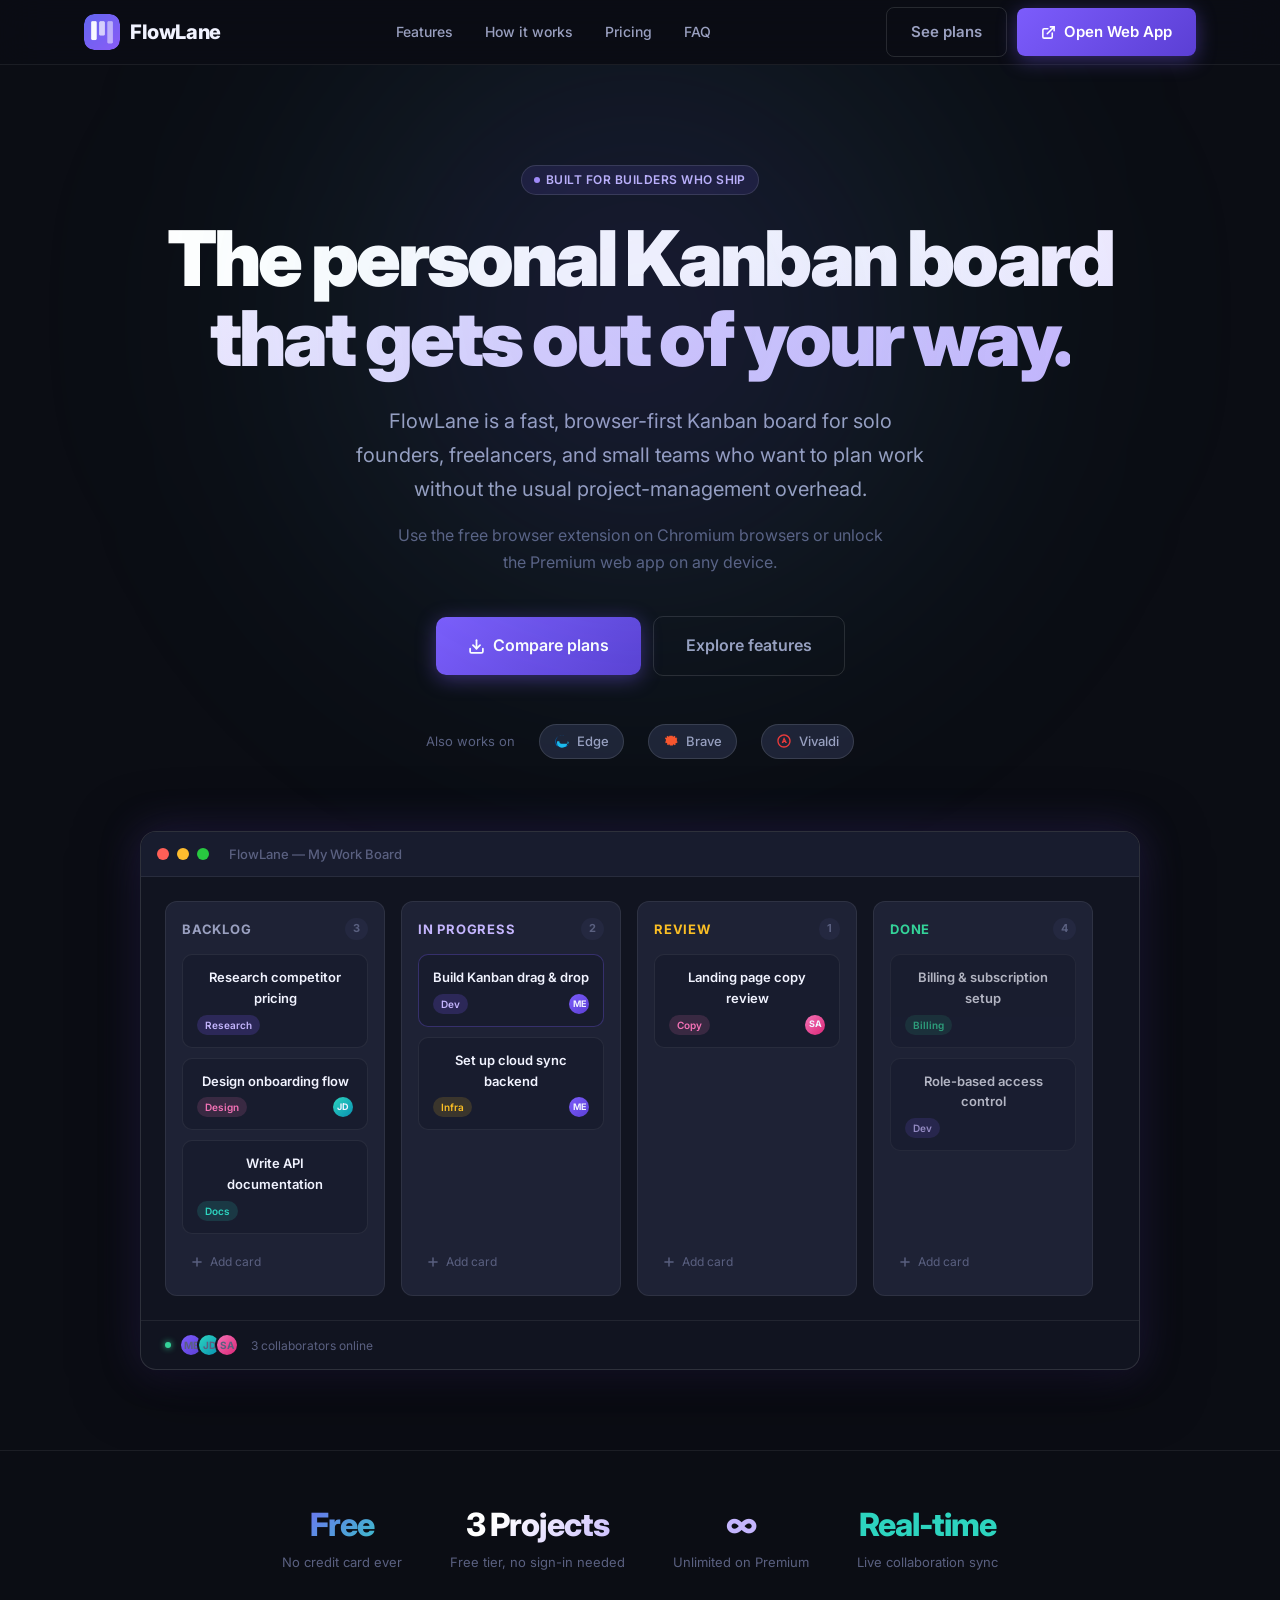
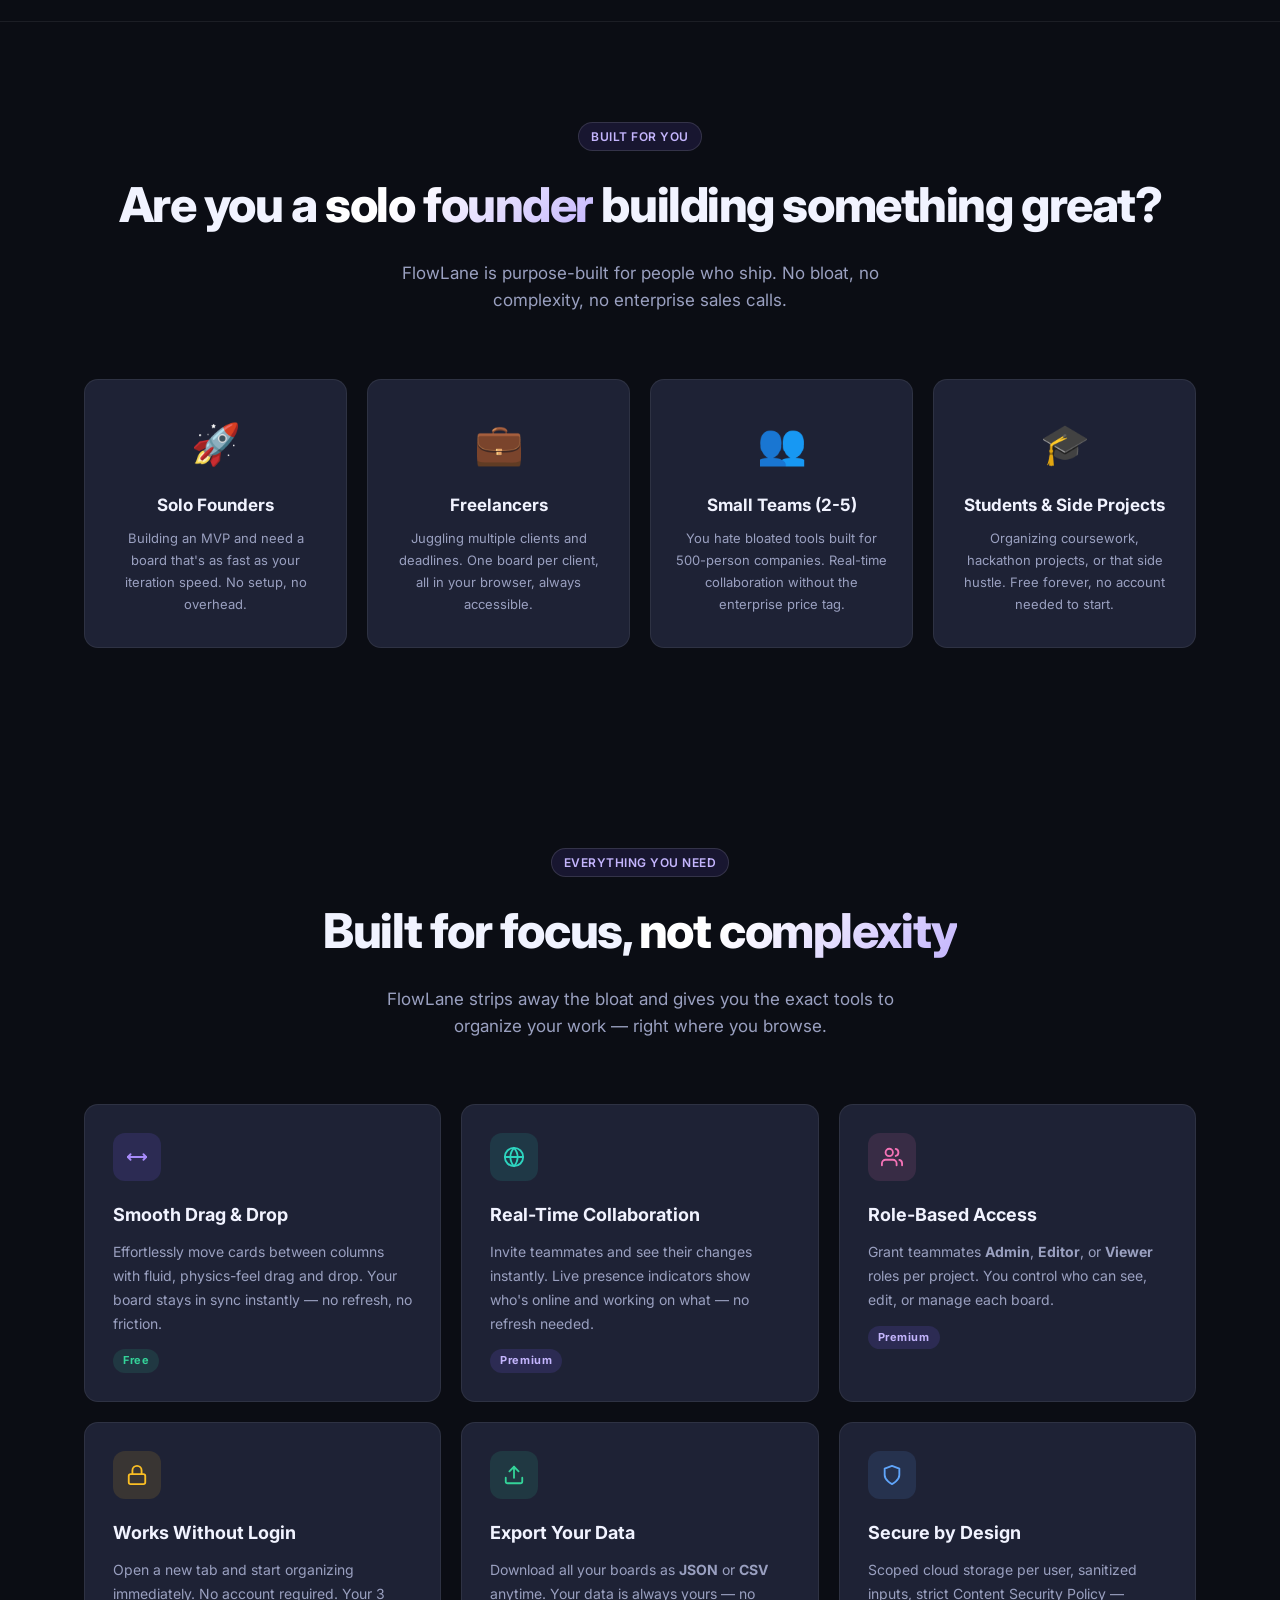
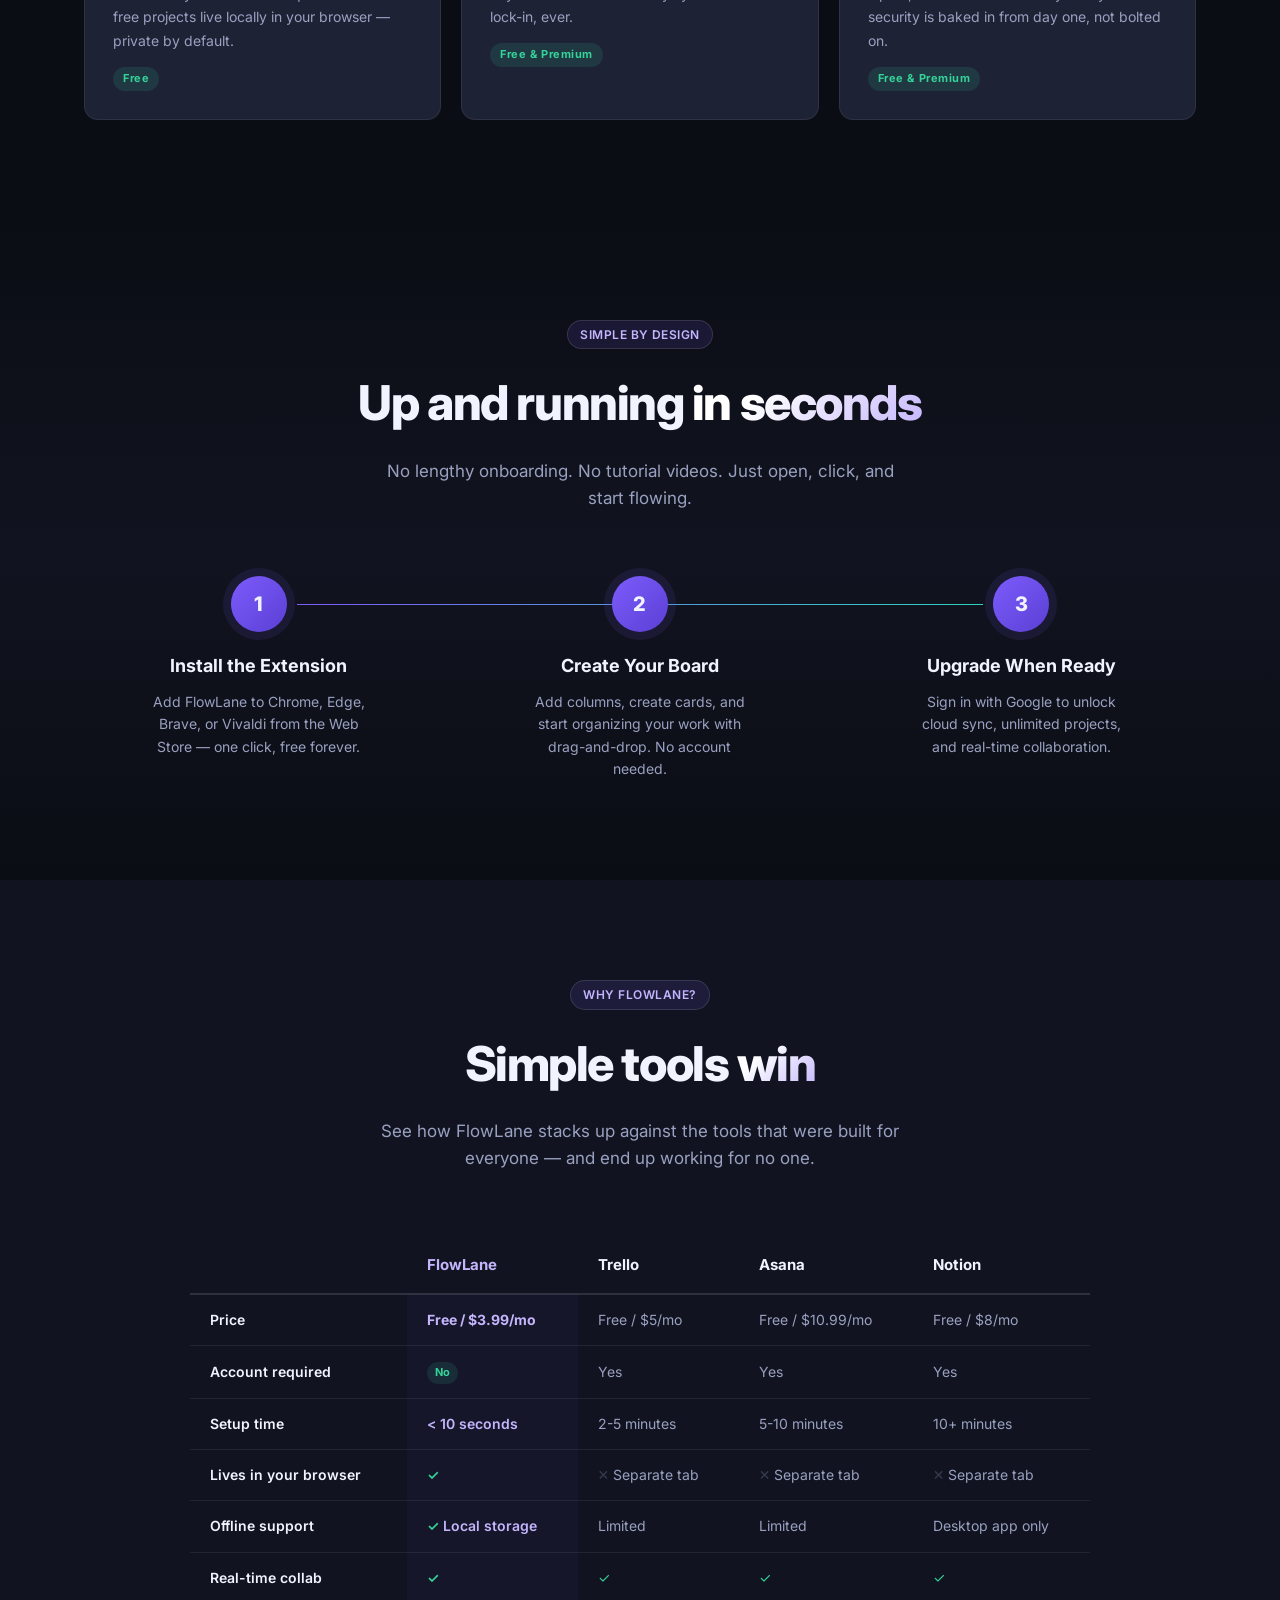
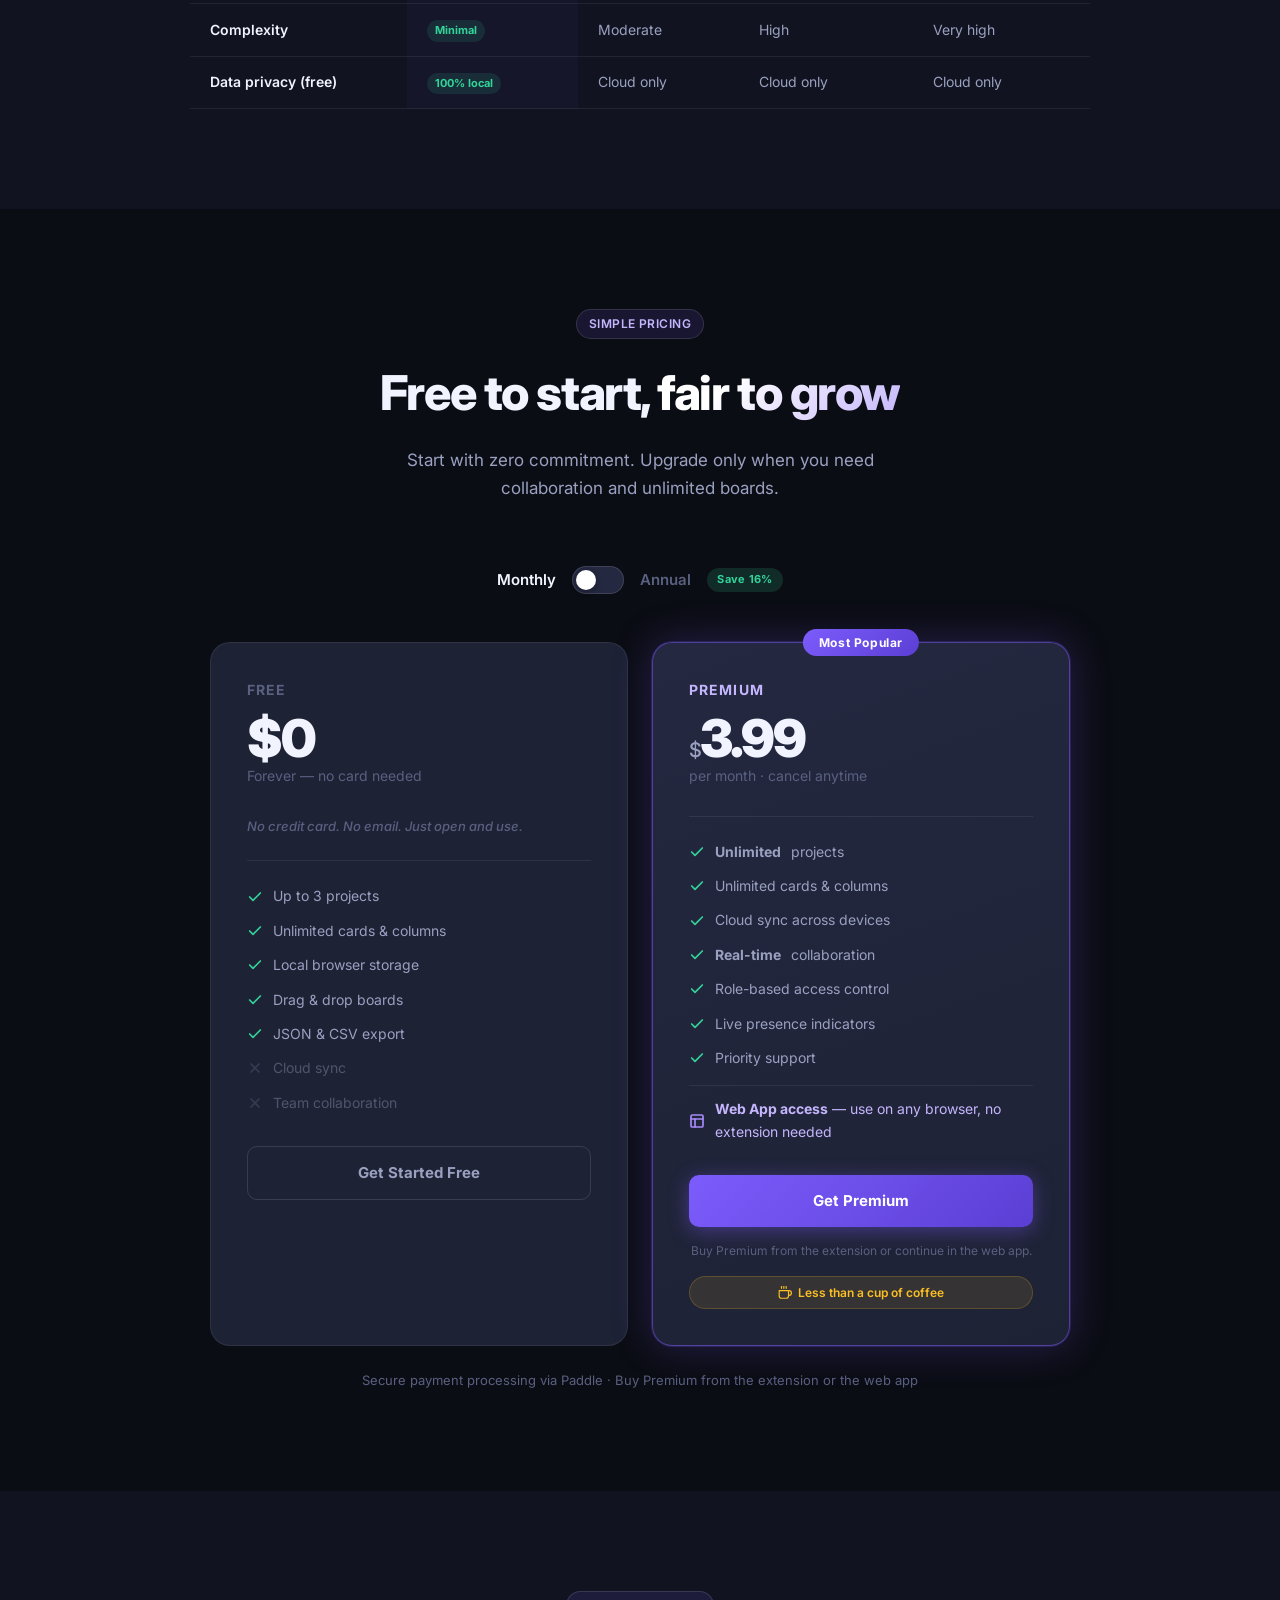
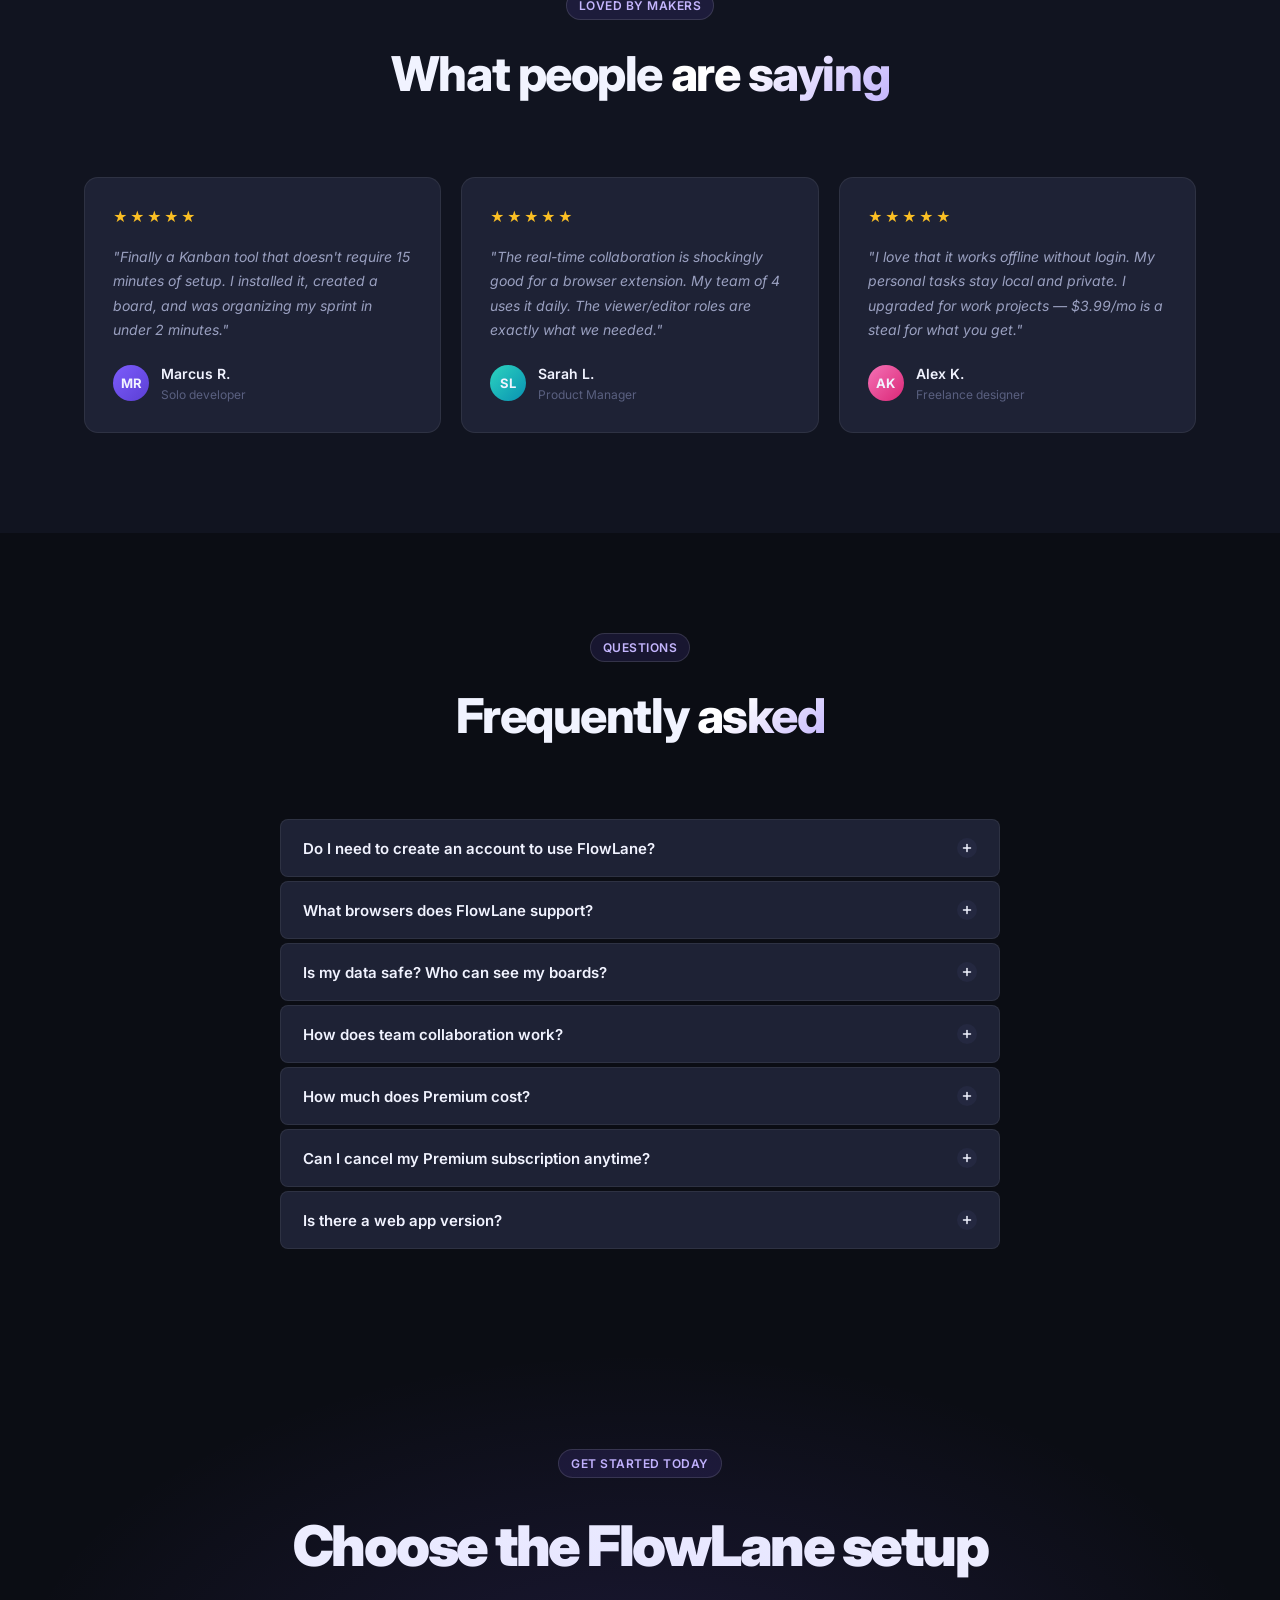
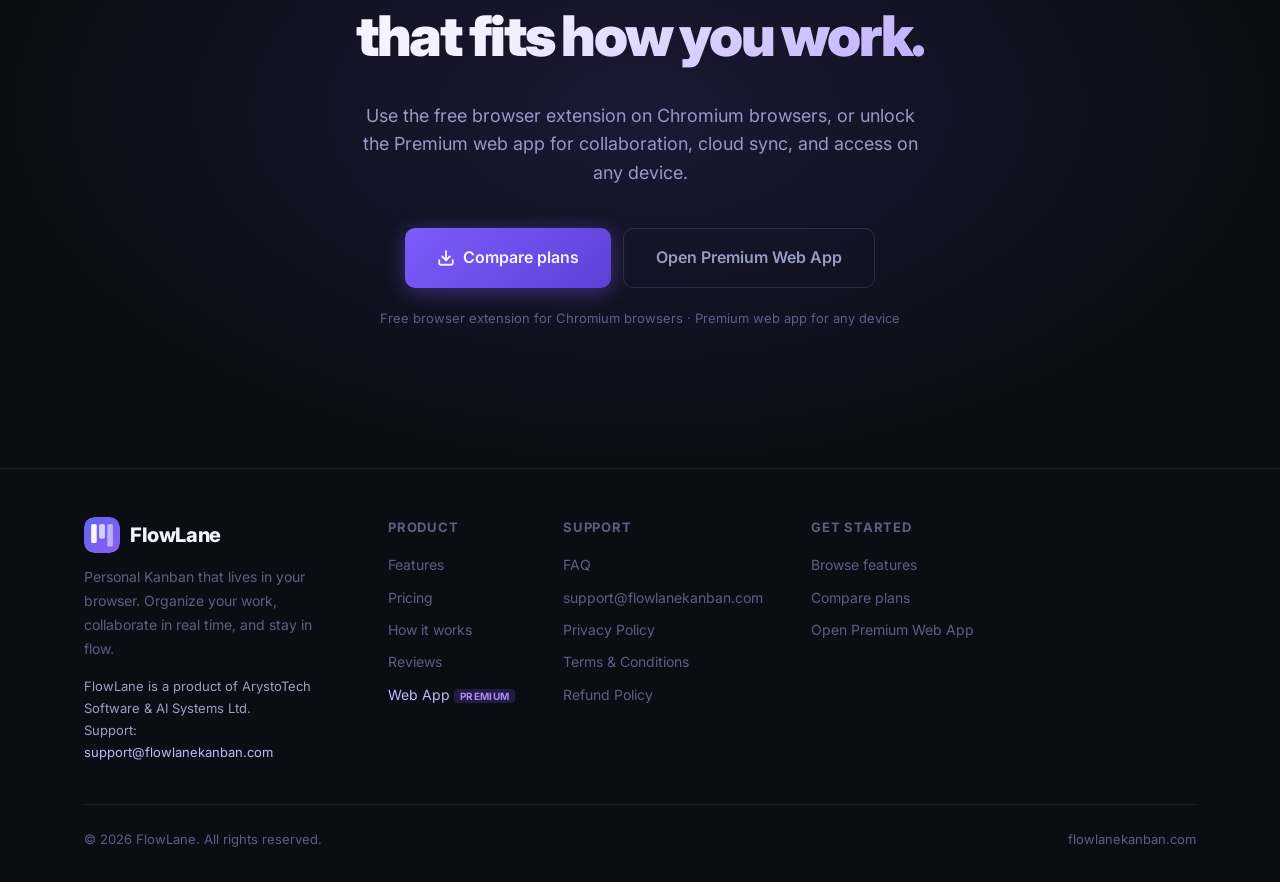
<file: public/index.html>
<!DOCTYPE html>
<html lang="en">
<head>
  <meta charset="UTF-8" />
  <meta name="viewport" content="width=device-width, initial-scale=1.0" />
  <meta name="description" content="FlowLane is a personal Kanban board for Chrome, Edge, Brave, and the web. Organize tasks fast with drag-and-drop boards, real-time collaboration, and cloud sync." />
  <meta name="robots" content="index,follow,max-image-preview:large,max-snippet:-1,max-video-preview:-1" />
  <meta name="author" content="ArystoTech Software &amp; AI Systems Ltd." />
  <meta name="theme-color" content="#0b0d14" />
  <title>FlowLane | Personal Kanban Board for Chrome and the Web</title>
  <link rel="canonical" href="https://flowlanekanban.com/" />
  <meta property="og:type" content="website" />
  <meta property="og:title" content="FlowLane | Personal Kanban Board for Chrome and the Web" />
  <meta property="og:description" content="FlowLane is a personal Kanban board for Chrome, Edge, Brave, and the web. Organize tasks fast with drag-and-drop boards, real-time collaboration, and cloud sync." />
  <meta property="og:url" content="https://flowlanekanban.com/" />
  <meta property="og:site_name" content="FlowLane" />
  <meta property="og:image" content="https://flowlanekanban.com/logo.png" />
  <meta property="og:image:alt" content="FlowLane logo" />
  <meta name="twitter:card" content="summary" />
  <meta name="twitter:title" content="FlowLane | Personal Kanban Board for Chrome and the Web" />
  <meta name="twitter:description" content="FlowLane is a personal Kanban board for Chrome, Edge, Brave, and the web. Organize tasks fast with drag-and-drop boards, real-time collaboration, and cloud sync." />
  <meta name="twitter:image" content="https://flowlanekanban.com/logo.png" />
  <link rel="icon" type="image/png" href="./logo.png" />
  <link rel="apple-touch-icon" href="./logo.png" />
  <link rel="preconnect" href="https://fonts.googleapis.com" />
  <link rel="preconnect" href="https://fonts.gstatic.com" crossorigin />
  <link href="https://fonts.googleapis.com/css2?family=Inter:wght@300;400;500;600;700;800;900&display=swap" rel="stylesheet" />
  <script type="application/ld+json">
  {
    "@context": "https://schema.org",
    "@graph": [
      {
        "@type": "Organization",
        "@id": "https://flowlanekanban.com/#organization",
        "name": "ArystoTech Software & AI Systems Ltd.",
        "url": "https://flowlanekanban.com/",
        "logo": "https://flowlanekanban.com/logo.png",
        "email": "support@flowlanekanban.com"
      },
      {
        "@type": "WebSite",
        "@id": "https://flowlanekanban.com/#website",
        "url": "https://flowlanekanban.com/",
        "name": "FlowLane",
        "description": "FlowLane is a personal Kanban board for Chrome, Edge, Brave, and the web.",
        "publisher": {
          "@id": "https://flowlanekanban.com/#organization"
        }
      },
      {
        "@type": "SoftwareApplication",
        "@id": "https://flowlanekanban.com/#software",
        "name": "FlowLane",
        "applicationCategory": "BusinessApplication",
        "applicationSubCategory": "Kanban board",
        "operatingSystem": "Chrome, Edge, Brave, Vivaldi, Web",
        "browserRequirements": "Chromium-based browser for the extension or any modern browser for the premium web app",
        "isAccessibleForFree": true,
        "description": "FlowLane is a browser-first personal Kanban board with drag-and-drop planning, cloud sync, and real-time collaboration.",
        "url": "https://flowlanekanban.com/",
        "image": "https://flowlanekanban.com/logo.png",
        "author": {
          "@id": "https://flowlanekanban.com/#organization"
        },
        "offers": [
          {
            "@type": "Offer",
            "name": "Free plan",
            "price": "0",
            "priceCurrency": "USD",
            "availability": "https://schema.org/InStock",
            "url": "https://flowlanekanban.com/#pricing"
          },
          {
            "@type": "Offer",
            "name": "Premium Monthly",
            "price": "3.99",
            "priceCurrency": "USD",
            "availability": "https://schema.org/InStock",
            "url": "https://flowlanekanban.com/#pricing"
          },
          {
            "@type": "Offer",
            "name": "Premium Annual",
            "price": "39.99",
            "priceCurrency": "USD",
            "availability": "https://schema.org/InStock",
            "url": "https://flowlanekanban.com/#pricing"
          }
        ],
        "featureList": [
          "Drag-and-drop Kanban boards",
          "Local-first task management",
          "Cloud sync across devices",
          "Real-time collaboration with roles",
          "Comments, attachments, and exports"
        ]
      },
      {
        "@type": "FAQPage",
        "@id": "https://flowlanekanban.com/#faq-schema",
        "mainEntity": [
          {
            "@type": "Question",
            "name": "Do I need to create an account to use FlowLane?",
            "acceptedAnswer": {
              "@type": "Answer",
              "text": "No account is required to start with the free browser extension. Your first three projects stay local in your browser. A Google account is only needed for premium cloud sync and collaboration."
            }
          },
          {
            "@type": "Question",
            "name": "What browsers does FlowLane support?",
            "acceptedAnswer": {
              "@type": "Answer",
              "text": "FlowLane supports Chromium-based browsers including Google Chrome, Microsoft Edge, Brave, and Vivaldi. Premium subscribers can also use the web app on any modern browser."
            }
          },
          {
            "@type": "Question",
            "name": "How does team collaboration work?",
            "acceptedAnswer": {
              "@type": "Answer",
              "text": "Premium users can invite collaborators by email and assign admin, editor, or viewer roles. Changes sync in real time, and live presence indicators show who is active on a board."
            }
          },
          {
            "@type": "Question",
            "name": "How much does Premium cost?",
            "acceptedAnswer": {
              "@type": "Answer",
              "text": "Premium costs 3.99 USD per month or 39.99 USD per year. Both plans include unlimited projects, cloud sync across devices, real-time collaboration, and role-based access."
            }
          }
        ]
      }
    ]
  }
  </script>
  <style>
    /* ─── Reset & Base ─────────────────────────────────────────── */
    *, *::before, *::after { box-sizing: border-box; margin: 0; padding: 0; }
    :root {
      --bg:        #0b0d14;
      --bg2:       #111420;
      --bg3:       #181c2e;
      --surface:   #1e2235;
      --surface2:  #242840;
      --border:    rgba(255,255,255,.07);
      --border2:   rgba(255,255,255,.12);
      --accent:    #7c5cfc;
      --accent2:   #a78bfa;
      --accent3:   #c4b5fd;
      --teal:      #2dd4bf;
      --pink:      #f472b6;
      --amber:     #fbbf24;
      --green:     #34d399;
      --text:      #f1f3ff;
      --text2:     #9aa0c0;
      --text3:     #5a6080;
      --radius:    14px;
      --radius-sm: 8px;
      --shadow:    0 4px 32px rgba(0,0,0,.45);
      --shadow-lg: 0 12px 64px rgba(0,0,0,.6);
      --glow:      0 0 40px rgba(124,92,252,.25);
    }
    html { scroll-behavior: smooth; }
    body {
      font-family: 'Inter', system-ui, sans-serif;
      background: var(--bg);
      color: var(--text);
      line-height: 1.6;
      overflow-x: hidden;
    }
    .skip-link {
      position: absolute;
      left: 16px;
      top: -56px;
      z-index: 200;
      padding: 12px 16px;
      border-radius: var(--radius-sm);
      background: #ffffff;
      color: #111420;
      font-size: 14px;
      font-weight: 700;
      transition: top .2s ease;
    }
    .skip-link:focus { top: 16px; }
    a { color: inherit; text-decoration: none; }
    img { display: block; max-width: 100%; }
    button { font-family: inherit; cursor: pointer; border: none; outline: none; }

    /* ─── Scrollbar ─────────────────────────────────────────────── */
    ::-webkit-scrollbar { width: 6px; }
    ::-webkit-scrollbar-track { background: var(--bg); }
    ::-webkit-scrollbar-thumb { background: var(--surface2); border-radius: 99px; }

    /* ─── Utils ─────────────────────────────────────────────────── */
    .container { width: 100%; max-width: 1160px; margin: 0 auto; padding: 0 24px; }
    .badge {
      display: inline-flex; align-items: center; gap: 6px;
      padding: 4px 12px; border-radius: 99px;
      font-size: 12px; font-weight: 600; letter-spacing: .04em; text-transform: uppercase;
      border: 1px solid var(--border2);
      background: rgba(124,92,252,.12);
      color: var(--accent3);
    }
    .badge .dot { width: 6px; height: 6px; border-radius: 50%; background: var(--accent2); animation: pulse 2s infinite; }
    @keyframes pulse { 0%,100%{opacity:1;} 50%{opacity:.4;} }

    /* ─── Gradient Text ─────────────────────────────────────────── */
    .grad { background: linear-gradient(135deg, #fff 30%, var(--accent3) 100%); -webkit-background-clip: text; -webkit-text-fill-color: transparent; background-clip: text; }
    .grad-accent { background: linear-gradient(135deg, var(--accent) 0%, var(--teal) 100%); -webkit-background-clip: text; -webkit-text-fill-color: transparent; background-clip: text; }

    /* ─── Buttons ─────────────────────────────────────────────── */
    .btn {
      display: inline-flex; align-items: center; gap: 8px;
      padding: 12px 24px; border-radius: var(--radius-sm);
      font-size: 15px; font-weight: 600; transition: all .2s;
    }
    .btn-primary {
      background: linear-gradient(135deg, var(--accent), #5b3fd4);
      color: #fff;
      box-shadow: 0 4px 20px rgba(124,92,252,.4);
    }
    .btn-primary:hover { transform: translateY(-2px); box-shadow: 0 8px 32px rgba(124,92,252,.55); }
    .btn-outline {
      background: transparent;
      border: 1px solid var(--border2);
      color: var(--text2);
    }
    .btn-outline:hover { border-color: var(--accent2); color: var(--text); background: rgba(124,92,252,.08); }
    .btn-ghost { background: transparent; color: var(--text2); padding: 10px 16px; }
    .btn-ghost:hover { color: var(--text); }
    .btn-lg { padding: 16px 32px; font-size: 16px; border-radius: 10px; }

    /* ─── Animated BG Gradient ───────────────────────────────────── */
    .hero-glow {
      position: absolute; width: 900px; height: 900px;
      border-radius: 50%; filter: blur(120px); pointer-events: none;
      background: radial-gradient(circle, rgba(124,92,252,.18) 0%, rgba(45,212,191,.06) 50%, transparent 70%);
      top: -200px; left: 50%; transform: translateX(-50%);
      animation: floatGlow 8s ease-in-out infinite;
    }
    @keyframes floatGlow { 0%,100%{transform:translateX(-50%) translateY(0);} 50%{transform:translateX(-50%) translateY(-30px);} }

    /* ─── Nav ────────────────────────────────────────────────── */
    nav {
      position: sticky; top: 0; z-index: 100;
      backdrop-filter: blur(20px); -webkit-backdrop-filter: blur(20px);
      background: rgba(11,13,20,.8);
      border-bottom: 1px solid var(--border);
    }
    .nav-inner {
      display: flex; align-items: center; justify-content: space-between;
      height: 64px;
    }
    .logo {
      display: flex; align-items: center; gap: 10px;
      font-size: 20px; font-weight: 800; letter-spacing: -.02em;
    }
    .logo-icon {
      width: 36px; height: 36px; border-radius: 10px;
      display: flex; align-items: center; justify-content: center;
      overflow: hidden;
    }
    .logo-icon img { width: 36px; height: 36px; display: block; border-radius: 10px; }
    .nav-links { display: flex; align-items: center; gap: 4px; }
    .nav-links a { padding: 8px 14px; border-radius: var(--radius-sm); font-size: 14px; font-weight: 500; color: var(--text2); transition: all .2s; }
    .nav-links a:hover { color: var(--text); background: rgba(255,255,255,.05); }
    .nav-cta { display: flex; align-items: center; gap: 10px; }
    .hamburger { display: none; flex-direction: column; gap: 5px; cursor: pointer; padding: 8px; }
    .hamburger span { width: 22px; height: 2px; background: var(--text2); border-radius: 2px; transition: all .3s; display: block; }
    .mobile-menu {
      display: none; flex-direction: column; gap: 2px;
      padding: 12px; background: var(--bg2); border-bottom: 1px solid var(--border);
    }
    .mobile-menu a { padding: 12px 16px; border-radius: var(--radius-sm); font-size: 15px; font-weight: 500; color: var(--text2); transition: all .2s; }
    .mobile-menu a:hover { color: var(--text); background: rgba(255,255,255,.05); }
    .mobile-menu.open { display: flex; }

    /* ─── Hero ───────────────────────────────────────────────── */
    .hero {
      position: relative; overflow: hidden;
      padding: 100px 0 80px;
      text-align: center;
    }
    .hero-tag { margin-bottom: 24px; }
    .hero h1 {
      font-size: clamp(40px, 6vw, 80px);
      font-weight: 900; line-height: 1.05; letter-spacing: -.04em;
      margin-bottom: 24px;
    }
    .hero p {
      font-size: clamp(16px, 2vw, 20px); color: var(--text2);
      max-width: 580px; margin: 0 auto 40px; line-height: 1.7;
    }
    .hero p.hero-sub {
      font-size: clamp(14px, 1.5vw, 16px);
      color: var(--text3);
      max-width: 500px;
      margin: -24px auto 40px;
    }
    .hero-actions { display: flex; align-items: center; justify-content: center; gap: 12px; flex-wrap: wrap; }
    .browser-strip {
      display: flex; align-items: center; justify-content: center; gap: 24px;
      margin-top: 48px; flex-wrap: wrap;
    }
    .browser-strip span { font-size: 13px; color: var(--text3); }
    .browser-pill {
      display: flex; align-items: center; gap: 7px;
      padding: 6px 14px; border-radius: 99px;
      background: var(--surface); border: 1px solid var(--border2);
      font-size: 13px; font-weight: 500; color: var(--text2);
    }
    .browser-pill svg { width: 16px; height: 16px; }

    /* ─── Board Preview ─────────────────────────────────────── */
    .board-preview {
      margin: 72px auto 0;
      max-width: 1000px;
      position: relative;
    }
    .board-frame {
      background: var(--bg2);
      border: 1px solid var(--border2);
      border-radius: 16px;
      overflow: hidden;
      box-shadow: var(--shadow-lg), var(--glow);
    }
    .frame-bar {
      background: var(--bg3);
      padding: 12px 16px;
      display: flex; align-items: center; gap: 8px;
      border-bottom: 1px solid var(--border);
    }
    .frame-dot { width: 12px; height: 12px; border-radius: 50%; }
    .frame-dot.r { background: #ff5f57; }
    .frame-dot.y { background: #febc2e; }
    .frame-dot.g { background: #28c840; }
    .frame-title { margin-left: 12px; font-size: 13px; color: var(--text3); font-weight: 500; }
    .board-body { padding: 24px; display: flex; gap: 16px; overflow-x: auto; min-height: 340px; }

    /* Kanban columns */
    .k-col {
      flex: 0 0 220px;
      background: var(--surface);
      border-radius: 12px;
      border: 1px solid var(--border);
      padding: 16px;
      display: flex; flex-direction: column; gap: 10px;
    }
    .k-col-header {
      display: flex; align-items: center; justify-content: space-between;
      margin-bottom: 4px;
    }
    .k-col-title { font-size: 13px; font-weight: 700; text-transform: uppercase; letter-spacing: .06em; color: var(--text2); }
    .k-count { font-size: 11px; font-weight: 700; padding: 2px 8px; border-radius: 99px; background: var(--surface2); color: var(--text3); }
    .k-card {
      background: var(--bg3);
      border: 1px solid var(--border);
      border-radius: 10px;
      padding: 12px 14px;
      font-size: 13px;
      cursor: grab;
      transition: transform .15s, box-shadow .15s;
    }
    .k-card:hover { transform: translateY(-2px); box-shadow: 0 6px 20px rgba(0,0,0,.4); }
    .k-card-title { font-weight: 600; color: var(--text); margin-bottom: 6px; }
    .k-card-meta { display: flex; align-items: center; gap: 6px; flex-wrap: wrap; }
    .k-tag { font-size: 10px; font-weight: 600; padding: 2px 8px; border-radius: 99px; }
    .k-tag.purple { background: rgba(124,92,252,.2); color: var(--accent3); }
    .k-tag.teal   { background: rgba(45,212,191,.15); color: var(--teal); }
    .k-tag.pink   { background: rgba(244,114,182,.15); color: var(--pink); }
    .k-tag.amber  { background: rgba(251,191,36,.15); color: var(--amber); }
    .k-tag.green  { background: rgba(52,211,153,.15); color: var(--green); }
    .k-avatar { width: 20px; height: 20px; border-radius: 50%; margin-left: auto; font-size: 9px; font-weight: 700; display: flex; align-items: center; justify-content: center; }
    .k-avatar.a { background: linear-gradient(135deg, var(--accent), #5b3fd4); }
    .k-avatar.b { background: linear-gradient(135deg, var(--teal), #0891b2); }
    .k-avatar.c { background: linear-gradient(135deg, var(--pink), #db2777); }
    .k-add {
      margin-top: auto; display: flex; align-items: center; gap: 6px;
      font-size: 12px; color: var(--text3); cursor: pointer;
      padding: 8px; border-radius: 8px; transition: all .2s;
    }
    .k-add:hover { background: var(--surface2); color: var(--text2); }
    .presence-bar {
      padding: 12px 24px; border-top: 1px solid var(--border);
      display: flex; align-items: center; gap: 8px;
      font-size: 12px; color: var(--text3);
    }
    .presence-avatars { display: flex; }
    .presence-avatars .k-avatar { width: 24px; height: 24px; font-size: 10px; margin-left: -6px; border: 2px solid var(--bg2); }
    .presence-avatars .k-avatar:first-child { margin-left: 0; }
    .online-dot { width: 6px; height: 6px; border-radius: 50%; background: var(--green); box-shadow: 0 0 6px var(--green); }

    /* ─── Social Proof ───────────────────────────────────────── */
    .social { padding: 48px 0; border-top: 1px solid var(--border); border-bottom: 1px solid var(--border); }
    .social-inner { display: flex; align-items: center; justify-content: center; gap: 48px; flex-wrap: wrap; }
    .social-item { text-align: center; }
    .social-item .num { font-size: 32px; font-weight: 800; letter-spacing: -.03em; }
    .social-item .label { font-size: 13px; color: var(--text3); margin-top: 2px; }

    /* ─── Who It's For ───────────────────────────────────────── */
    .who-section { padding: 100px 0; }
    .who-grid {
      display: grid; grid-template-columns: repeat(4, 1fr); gap: 20px;
    }
    .who-card {
      background: var(--surface);
      border: 1px solid var(--border);
      border-radius: var(--radius);
      padding: 32px 24px;
      text-align: center;
      transition: all .25s;
      position: relative;
      overflow: hidden;
    }
    .who-card::before {
      content: ''; position: absolute; inset: 0; opacity: 0;
      background: radial-gradient(circle at top center, rgba(124,92,252,.1), transparent 60%);
      transition: opacity .3s;
    }
    .who-card:hover { border-color: rgba(124,92,252,.3); transform: translateY(-4px); box-shadow: var(--shadow); }
    .who-card:hover::before { opacity: 1; }
    .who-emoji {
      font-size: 40px; margin-bottom: 16px; display: block;
      filter: grayscale(0);
    }
    .who-card h3 { font-size: 17px; font-weight: 700; margin-bottom: 8px; }
    .who-card p { font-size: 13px; color: var(--text2); line-height: 1.7; }

    /* ─── Section Headers ─────────────────────────────────────── */
    .section-head { text-align: center; margin-bottom: 64px; }
    .section-head h2 { font-size: clamp(28px, 4vw, 48px); font-weight: 800; letter-spacing: -.03em; margin-top: 16px; margin-bottom: 16px; }
    .section-head p { font-size: 17px; color: var(--text2); max-width: 520px; margin: 0 auto; }

    /* ─── Features ───────────────────────────────────────────── */
    .features { padding: 100px 0; }
    .features-grid { display: grid; grid-template-columns: repeat(3, 1fr); gap: 20px; }
    .feat-card {
      background: var(--surface);
      border: 1px solid var(--border);
      border-radius: var(--radius);
      padding: 28px;
      transition: all .25s;
      position: relative; overflow: hidden;
    }
    .feat-card::before {
      content: ''; position: absolute; inset: 0; opacity: 0;
      background: radial-gradient(circle at top left, rgba(124,92,252,.12), transparent 60%);
      transition: opacity .3s;
    }
    .feat-card:hover { border-color: rgba(124,92,252,.35); transform: translateY(-4px); box-shadow: var(--shadow); }
    .feat-card:hover::before { opacity: 1; }
    .feat-icon {
      width: 48px; height: 48px; border-radius: 12px;
      display: flex; align-items: center; justify-content: center;
      margin-bottom: 20px; font-size: 22px;
    }
    .feat-card h3 { font-size: 18px; font-weight: 700; margin-bottom: 10px; }
    .feat-card p { font-size: 14px; color: var(--text2); line-height: 1.7; }
    .feat-card .feat-pill {
      display: inline-block; margin-top: 14px;
      font-size: 11px; font-weight: 700; letter-spacing: .05em;
      padding: 3px 10px; border-radius: 99px;
      background: rgba(52,211,153,.12); color: var(--green);
    }
    .feat-card .feat-pill.pro { background: rgba(124,92,252,.15); color: var(--accent3); }

    /* Feature icon colors */
    .fi-purple { background: rgba(124,92,252,.15); color: var(--accent2); }
    .fi-teal   { background: rgba(45,212,191,.12); color: var(--teal); }
    .fi-pink   { background: rgba(244,114,182,.12); color: var(--pink); }
    .fi-amber  { background: rgba(251,191,36,.12); color: var(--amber); }
    .fi-green  { background: rgba(52,211,153,.12); color: var(--green); }
    .fi-blue   { background: rgba(96,165,250,.12); color: #60a5fa; }

    /* ─── How it works ───────────────────────────────────────── */
    .hiw { padding: 100px 0; background: linear-gradient(180deg, var(--bg) 0%, var(--bg2) 50%, var(--bg) 100%); }
    .hiw-steps { display: grid; grid-template-columns: repeat(3, 1fr); gap: 32px; position: relative; }
    .hiw-steps::before {
      content: ''; position: absolute;
      top: 28px; left: calc(16.66% + 28px); right: calc(16.66% + 28px);
      height: 1px; background: linear-gradient(90deg, var(--accent) 0%, var(--teal) 100%);
    }
    .hiw-step { text-align: center; position: relative; }
    .hiw-num {
      width: 56px; height: 56px; border-radius: 50%;
      background: linear-gradient(135deg, var(--accent), #5b3fd4);
      display: flex; align-items: center; justify-content: center;
      font-size: 20px; font-weight: 800; margin: 0 auto 20px;
      box-shadow: 0 0 0 8px rgba(124,92,252,.1);
    }
    .hiw-step h3 { font-size: 18px; font-weight: 700; margin-bottom: 10px; }
    .hiw-step p { font-size: 14px; color: var(--text2); max-width: 220px; margin: 0 auto; }

    /* ─── Comparison Table ───────────────────────────────────── */
    .comparison { padding: 100px 0; background: var(--bg2); }
    .comparison-table {
      width: 100%; max-width: 900px; margin: 0 auto;
      border-collapse: collapse;
      font-size: 14px;
    }
    .comparison-table thead th {
      padding: 16px 20px;
      text-align: left;
      font-size: 15px; font-weight: 700;
      color: var(--text);
      border-bottom: 2px solid var(--border2);
    }
    .comparison-table thead th:first-child { color: var(--text3); font-weight: 500; }
    .comparison-table thead th.highlight {
      color: var(--accent3);
      position: relative;
    }
    .comparison-table tbody td {
      padding: 14px 20px;
      border-bottom: 1px solid var(--border);
      color: var(--text2);
    }
    .comparison-table tbody td:first-child {
      font-weight: 600; color: var(--text);
    }
    .comparison-table tbody td.highlight {
      color: var(--accent3); font-weight: 600;
      background: rgba(124,92,252,.04);
    }
    .comparison-table .comp-check { color: var(--green); }
    .comparison-table .comp-x { color: var(--text3); opacity: .5; }
    .comparison-table .comp-tag {
      display: inline-block; font-size: 11px; font-weight: 700;
      padding: 2px 8px; border-radius: 99px;
      background: rgba(52,211,153,.12); color: var(--green);
    }

    /* ─── Pricing ─────────────────────────────────────────────── */
    .pricing { padding: 100px 0; }
    .pricing-toggle {
      display: flex; align-items: center; justify-content: center; gap: 16px;
      margin-bottom: 48px;
    }
    .pricing-toggle-label {
      font-size: 15px; font-weight: 600; color: var(--text3);
      cursor: pointer; transition: color .2s;
    }
    .pricing-toggle-label.active { color: var(--text); }
    .pricing-toggle-switch {
      position: relative; width: 52px; height: 28px;
      background: var(--surface2); border-radius: 99px;
      cursor: pointer; transition: background .3s;
      border: 1px solid var(--border2);
    }
    .pricing-toggle-switch.annual { background: rgba(124,92,252,.3); border-color: rgba(124,92,252,.5); }
    .pricing-toggle-knob {
      position: absolute; top: 3px; left: 3px;
      width: 20px; height: 20px; border-radius: 50%;
      background: #fff; transition: transform .3s ease;
      box-shadow: 0 2px 6px rgba(0,0,0,.3);
    }
    .pricing-toggle-switch.annual .pricing-toggle-knob {
      transform: translateX(24px);
    }
    .pricing-save-badge {
      font-size: 11px; font-weight: 700;
      padding: 3px 10px; border-radius: 99px;
      background: rgba(52,211,153,.15); color: var(--green);
      letter-spacing: .03em;
    }
    .pricing-grid { display: grid; grid-template-columns: 1fr 1fr; gap: 24px; max-width: 860px; margin: 0 auto; }
    .price-card {
      background: var(--surface);
      border: 1px solid var(--border);
      border-radius: 20px;
      padding: 36px;
      position: relative;
    }
    .price-card.featured {
      border-color: rgba(124,92,252,.5);
      background: linear-gradient(160deg, var(--surface2) 0%, var(--surface) 100%);
      box-shadow: 0 0 0 1px rgba(124,92,252,.2), var(--glow);
    }
    .price-badge {
      position: absolute; top: -14px; left: 50%; transform: translateX(-50%);
      background: linear-gradient(135deg, var(--accent), #5b3fd4);
      color: #fff; font-size: 12px; font-weight: 700; letter-spacing: .05em;
      padding: 4px 16px; border-radius: 99px; white-space: nowrap;
    }
    .price-name { font-size: 14px; font-weight: 700; text-transform: uppercase; letter-spacing: .08em; color: var(--text3); margin-bottom: 12px; }
    .price-amount { font-size: 52px; font-weight: 900; letter-spacing: -.04em; line-height: 1; }
    .price-amount span { font-size: 20px; font-weight: 500; color: var(--text2); }
    .price-period { font-size: 14px; color: var(--text3); margin-bottom: 28px; }
    .price-divider { height: 1px; background: var(--border); margin: 24px 0; }
    .price-features { list-style: none; display: flex; flex-direction: column; gap: 12px; margin-bottom: 32px; }
    .price-features li { display: flex; align-items: center; gap: 10px; font-size: 14px; color: var(--text2); }
    .price-features li svg { flex-shrink: 0; }
    .price-features li .check { color: var(--green); }
    .price-features li .x { color: var(--text3); }
    .price-btn { width: 100%; padding: 14px; border-radius: 10px; font-size: 15px; font-weight: 700; transition: all .2s; text-align: center; display: block; }
    .price-actions { display: flex; flex-direction: column; gap: 12px; }
    .price-subnote { margin-top: 14px; font-size: 12px; color: var(--text3); text-align: center; }
    .coffee-badge {
      display: inline-flex; align-items: center; gap: 6px;
      margin-top: 16px; padding: 6px 14px; border-radius: 99px;
      font-size: 12px; font-weight: 600;
      background: rgba(251,191,36,.1); border: 1px solid rgba(251,191,36,.2);
      color: var(--amber);
    }
    .free-tagline {
      font-size: 13px; color: var(--text3); margin-top: 12px;
      font-weight: 500; font-style: italic;
    }

    /* Price transition animation */
    .price-amount, .price-period { transition: opacity .3s ease; }
    .price-fade { opacity: 0; }

    /* ─── Testimonials ───────────────────────────────────────── */
    .testimonials { padding: 100px 0; background: var(--bg2); }
    .testi-grid { display: grid; grid-template-columns: repeat(3, 1fr); gap: 20px; }
    .testi-card {
      background: var(--surface);
      border: 1px solid var(--border);
      border-radius: var(--radius);
      padding: 28px;
    }
    .stars { color: var(--amber); font-size: 14px; margin-bottom: 16px; letter-spacing: 2px; }
    .testi-card blockquote { font-size: 14px; color: var(--text2); line-height: 1.75; font-style: italic; margin-bottom: 20px; }
    .testi-author { display: flex; align-items: center; gap: 12px; }
    .testi-avatar {
      width: 36px; height: 36px; border-radius: 50%;
      font-size: 13px; font-weight: 700; display: flex; align-items: center; justify-content: center;
    }
    .testi-name { font-size: 14px; font-weight: 600; }
    .testi-role { font-size: 12px; color: var(--text3); }

    /* ─── FAQ ─────────────────────────────────────────────────── */
    .faq { padding: 100px 0; }
    .faq-list { max-width: 720px; margin: 0 auto; display: flex; flex-direction: column; gap: 4px; }
    .faq-item {
      border: 1px solid var(--border);
      border-radius: var(--radius-sm);
      overflow: hidden;
      background: var(--surface);
    }
    .faq-q {
      width: 100%; display: flex; align-items: center; justify-content: space-between;
      padding: 18px 22px; font-size: 15px; font-weight: 600; color: var(--text);
      background: none; text-align: left; gap: 16px;
    }
    .faq-q:hover { background: rgba(255,255,255,.03); }
    .faq-icon { flex-shrink: 0; width: 20px; height: 20px; border-radius: 50%; background: var(--surface2); display: flex; align-items: center; justify-content: center; transition: transform .3s; }
    .faq-a { max-height: 0; overflow: hidden; transition: max-height .35s ease; }
    .faq-a-inner { padding: 0 22px 18px; font-size: 14px; color: var(--text2); line-height: 1.75; }
    .faq-item.open .faq-icon { transform: rotate(45deg); background: rgba(124,92,252,.2); }
    .faq-item.open .faq-a { max-height: 300px; }

    /* ─── CTA Banner ─────────────────────────────────────────── */
    .cta-banner {
      padding: 100px 0;
      text-align: center;
      position: relative; overflow: hidden;
    }
    .cta-banner::before {
      content: ''; position: absolute; inset: 0;
      background: radial-gradient(ellipse at center, rgba(124,92,252,.14) 0%, transparent 70%);
      pointer-events: none;
    }
    .cta-banner h2 { font-size: clamp(30px, 5vw, 56px); font-weight: 900; letter-spacing: -.04em; margin-bottom: 20px; }
    .cta-banner p { font-size: 18px; color: var(--text2); max-width: 560px; margin: 0 auto 40px; }

    /* ─── Footer ─────────────────────────────────────────────── */
    footer {
      border-top: 1px solid var(--border);
      padding: 48px 0 32px;
    }
    .footer-top { display: flex; gap: 64px; margin-bottom: 40px; flex-wrap: wrap; }
    .footer-brand { flex: 0 0 240px; }
    .footer-brand p { font-size: 14px; color: var(--text3); margin-top: 12px; line-height: 1.7; }
    .footer-company {
      display: inline-block;
      margin-top: 14px;
      font-size: 13px;
      color: var(--text2);
      line-height: 1.7;
    }
    .footer-company a { color: var(--accent3); }
    .footer-cols { display: flex; gap: 48px; flex: 1; flex-wrap: wrap; }
    .footer-col h4 { font-size: 13px; font-weight: 700; letter-spacing: .06em; text-transform: uppercase; color: var(--text3); margin-bottom: 16px; }
    .footer-col a { display: block; font-size: 14px; color: var(--text3); margin-bottom: 10px; transition: color .2s; }
    .footer-col a:hover { color: var(--text); }
    .footer-bottom { border-top: 1px solid var(--border); padding-top: 24px; display: flex; align-items: center; justify-content: space-between; gap: 16px; flex-wrap: wrap; }
    .footer-bottom p { font-size: 13px; color: var(--text3); }

    /* ─── Scroll Animations ───────────────────────────────────── */
    .reveal { opacity: 0; transform: translateY(28px); transition: opacity .6s ease, transform .6s ease; }
    .reveal.visible { opacity: 1; transform: none; }
    .reveal-delay-1 { transition-delay: .1s; }
    .reveal-delay-2 { transition-delay: .2s; }
    .reveal-delay-3 { transition-delay: .3s; }

    /* ─── Responsive ─────────────────────────────────────────── */
    @media (max-width: 900px) {
      .nav-links, .nav-cta .btn-outline { display: none; }
      .hamburger { display: flex; }
      .features-grid { grid-template-columns: 1fr 1fr; }
      .testi-grid { grid-template-columns: 1fr 1fr; }
      .pricing-grid { grid-template-columns: 1fr; max-width: 480px; }
      .hiw-steps { grid-template-columns: 1fr; }
      .hiw-steps::before { display: none; }
      .footer-top { flex-direction: column; gap: 32px; }
      .footer-brand { flex: none; }
      .who-grid { grid-template-columns: 1fr 1fr; }
      .comparison-table { font-size: 12px; }
      .comparison-table thead th,
      .comparison-table tbody td { padding: 10px 12px; }
    }
    @media (max-width: 600px) {
      .features-grid { grid-template-columns: 1fr; }
      .testi-grid { grid-template-columns: 1fr; }
      .social-inner { gap: 32px; }
      .board-body { padding: 16px; gap: 12px; }
      .k-col { flex: 0 0 180px; }
      .hero { padding: 64px 0 48px; }
      .footer-cols { gap: 32px; }
      .who-grid { grid-template-columns: 1fr; }
      .comparison-table { display: block; overflow-x: auto; }
    }
  </style>
</head>
<body id="top">
<a href="#main-content" class="skip-link">Skip to content</a>

<!-- ─── Nav ──────────────────────────────────────────────────── -->
<nav aria-label="Primary">
  <div class="container nav-inner">
    <a href="#top" class="logo" aria-label="FlowLane home">
      <div class="logo-icon">
        <img src="./logo.png" alt="FlowLane logo" width="36" height="36" />
      </div>
      FlowLane
    </a>
    <div class="nav-links">
      <a href="#features">Features</a>
      <a href="#how-it-works">How it works</a>
      <a href="#pricing">Pricing</a>
      <a href="#faq">FAQ</a>
    </div>
    <div class="nav-cta">
      <a href="#pricing" class="btn btn-outline" style="display:inline-flex;">See plans</a>
      <a href="https://app.flowlanekanban.com" target="_blank" rel="noopener noreferrer" class="btn btn-primary">
        <svg width="15" height="15" viewBox="0 0 24 24" fill="none" stroke="currentColor" stroke-width="2.5" stroke-linecap="round" stroke-linejoin="round"><path d="M18 13v6a2 2 0 0 1-2 2H5a2 2 0 0 1-2-2V8a2 2 0 0 1 2-2h6"/><polyline points="15 3 21 3 21 9"/><line x1="10" y1="14" x2="21" y2="3"/></svg>
        Open Web App
      </a>
    </div>
    <button class="hamburger" id="hamburger" aria-label="Toggle menu" aria-controls="mobileMenu" aria-expanded="false" type="button">
      <span></span><span></span><span></span>
    </button>
  </div>
  <div class="mobile-menu" id="mobileMenu">
    <a href="#features">Features</a>
    <a href="#how-it-works">How it works</a>
    <a href="#pricing">Pricing</a>
    <a href="#faq">FAQ</a>
    <a href="https://app.flowlanekanban.com" target="_blank" rel="noopener noreferrer" class="btn btn-primary btn-lg" style="margin-top:8px;justify-content:center;">Open Web App</a>
  </div>
</nav>

<main id="main-content">

<!-- ─── Hero ──────────────────────────────────────────────────── -->
<header class="hero">
  <div class="hero-glow"></div>
  <div class="container">
    <div class="hero-tag">
      <span class="badge"><span class="dot"></span> Built for builders who ship</span>
    </div>
    <h1><span class="grad">The personal Kanban board<br>that gets out of your way.</span></h1>
    <p>FlowLane is a fast, browser-first Kanban board for solo founders, freelancers, and small teams who want to plan work without the usual project-management overhead.</p>
    <p class="hero-sub">Use the free browser extension on Chromium browsers or unlock the Premium web app on any device.</p>
    <div class="hero-actions">
      <a href="#pricing" class="btn btn-primary btn-lg">
        <svg width="17" height="17" viewBox="0 0 24 24" fill="none" stroke="currentColor" stroke-width="2.5" stroke-linecap="round" stroke-linejoin="round"><path d="M21 15v4a2 2 0 0 1-2 2H5a2 2 0 0 1-2-2v-4"/><polyline points="7 10 12 15 17 10"/><line x1="12" y1="15" x2="12" y2="3"/></svg>
        Compare plans
      </a>
      <a href="#features" class="btn btn-outline btn-lg">Explore features</a>
    </div>
    <div class="browser-strip">
      <span>Also works on</span>
      <!-- Edge -->
      <div class="browser-pill">
        <svg viewBox="0 0 24 24" fill="none" xmlns="http://www.w3.org/2000/svg">
          <path d="M21.7 16.2c-.3.8-.6 1.5-1 2.1C19.5 20.1 17.9 21 16 21c-1.6 0-3-.6-4.1-1.6-.3-.3-.6-.6-.8-.9H19c1.1 0 2-.5 2.5-1.3l.2-1z" fill="#0078D4"/>
          <path d="M4.8 17.5C3.7 16 3 14.1 3 12c0-5 4-9 9-9 2.5 0 4.8 1 6.4 2.6C16.9 4.4 14.6 3 12 3 6.5 3 2 7.5 2 13c0 2.8 1.1 5.4 2.8 7.2l.8-.7-.8-2z" fill="#0364B8"/>
          <path d="M21.9 13.5c0 .4 0 .9-.1 1.3-.1.5-.2.9-.4 1.4H11.1c-1.7 0-3-1.3-3-3 0-.2 0-.5.1-.7H4.8c-.2.7-.3 1.5-.3 2.3 0 1.4.3 2.7.8 3.9C6.9 20.4 9.3 22 12 22c2.3 0 4.4-.9 5.9-2.4 1-.9 1.7-2 2.1-3.3.2-.6.3-1.2.4-1.9.1-.7.1-1.3.1-1.9-.1-.3-.4-.5-.6 0z" fill="#1BBBEE"/>
        </svg>
        Edge
      </div>
      <!-- Brave -->
      <div class="browser-pill">
        <svg viewBox="0 0 24 24" fill="currentColor" style="color:#fb542b">
          <path d="M20.93 8.6l-.96-2.27-.83 1.28c-.27-.39-.56-.73-.87-1.02l.27-1.47-2.17-.89-.2 1.38c-.43-.16-.88-.27-1.35-.3L14.35 4h-4.7l-.47 1.3c-.47.04-.92.15-1.35.3L7.63 4.24l-2.17.89.27 1.47c-.31.29-.6.63-.87 1.02L3.93 6.33 3 8.6l1.37.6c-.11.46-.17.93-.17 1.42 0 .6.09 1.18.25 1.72l-1.3.75 1.05 2.2 1.33-.57c.28.4.59.77.94 1.1l-.46 1.42 2.1 1.1.63-1.28c.43.18.87.31 1.33.38l.21 1.44h4.56l.21-1.44c.46-.07.9-.2 1.33-.38l.63 1.28 2.1-1.1-.46-1.42c.35-.33.66-.7.94-1.1l1.33.57 1.05-2.2-1.3-.75c.16-.54.25-1.12.25-1.72 0-.49-.06-.96-.17-1.42l1.37-.6z"/>
        </svg>
        Brave
      </div>
      <!-- Vivaldi -->
      <div class="browser-pill">
        <svg viewBox="0 0 24 24" fill="#ef3939">
          <path d="M12 2C6.48 2 2 6.48 2 12s4.48 10 10 10 10-4.48 10-10S17.52 2 12 2zm0 18c-4.41 0-8-3.59-8-8s3.59-8 8-8 8 3.59 8 8-3.59 8-8 8z"/>
          <path d="M12 6l-3.5 9h2.5l.5-1.5h2l.5 1.5h2.5L12 6zm-0.5 6l.5-1.5.5 1.5h-1z"/>
        </svg>
        Vivaldi
      </div>
    </div>

    <!-- Board Preview -->
    <div class="board-preview reveal">
      <div class="board-frame">
        <div class="frame-bar">
          <div class="frame-dot r"></div>
          <div class="frame-dot y"></div>
          <div class="frame-dot g"></div>
          <div class="frame-title">FlowLane — My Work Board</div>
        </div>
        <div class="board-body">
          <!-- Backlog -->
          <div class="k-col">
            <div class="k-col-header">
              <span class="k-col-title">Backlog</span>
              <span class="k-count">3</span>
            </div>
            <div class="k-card">
              <div class="k-card-title">Research competitor pricing</div>
              <div class="k-card-meta">
                <span class="k-tag purple">Research</span>
              </div>
            </div>
            <div class="k-card">
              <div class="k-card-title">Design onboarding flow</div>
              <div class="k-card-meta">
                <span class="k-tag pink">Design</span>
                <div class="k-avatar b">JD</div>
              </div>
            </div>
            <div class="k-card">
              <div class="k-card-title">Write API documentation</div>
              <div class="k-card-meta">
                <span class="k-tag teal">Docs</span>
              </div>
            </div>
            <div class="k-add">
              <svg width="14" height="14" viewBox="0 0 24 24" fill="none" stroke="currentColor" stroke-width="2.5" stroke-linecap="round"><line x1="12" y1="5" x2="12" y2="19"/><line x1="5" y1="12" x2="19" y2="12"/></svg>
              Add card
            </div>
          </div>
          <!-- In Progress -->
          <div class="k-col">
            <div class="k-col-header">
              <span class="k-col-title" style="color:var(--accent3)">In Progress</span>
              <span class="k-count">2</span>
            </div>
            <div class="k-card" style="border-color:rgba(124,92,252,.3)">
              <div class="k-card-title">Build Kanban drag & drop</div>
              <div class="k-card-meta">
                <span class="k-tag purple">Dev</span>
                <div class="k-avatar a">ME</div>
              </div>
            </div>
            <div class="k-card">
              <div class="k-card-title">Set up cloud sync backend</div>
              <div class="k-card-meta">
                <span class="k-tag amber">Infra</span>
                <div class="k-avatar a">ME</div>
              </div>
            </div>
            <div class="k-add">
              <svg width="14" height="14" viewBox="0 0 24 24" fill="none" stroke="currentColor" stroke-width="2.5" stroke-linecap="round"><line x1="12" y1="5" x2="12" y2="19"/><line x1="5" y1="12" x2="19" y2="12"/></svg>
              Add card
            </div>
          </div>
          <!-- Review -->
          <div class="k-col">
            <div class="k-col-header">
              <span class="k-col-title" style="color:var(--amber)">Review</span>
              <span class="k-count">1</span>
            </div>
            <div class="k-card">
              <div class="k-card-title">Landing page copy review</div>
              <div class="k-card-meta">
                <span class="k-tag pink">Copy</span>
                <div class="k-avatar c">SA</div>
              </div>
            </div>
            <div class="k-add">
              <svg width="14" height="14" viewBox="0 0 24 24" fill="none" stroke="currentColor" stroke-width="2.5" stroke-linecap="round"><line x1="12" y1="5" x2="12" y2="19"/><line x1="5" y1="12" x2="19" y2="12"/></svg>
              Add card
            </div>
          </div>
          <!-- Done -->
          <div class="k-col">
            <div class="k-col-header">
              <span class="k-col-title" style="color:var(--green)">Done</span>
              <span class="k-count">4</span>
            </div>
            <div class="k-card" style="opacity:.7">
              <div class="k-card-title">Billing & subscription setup</div>
              <div class="k-card-meta">
                <span class="k-tag green">Billing</span>
              </div>
            </div>
            <div class="k-card" style="opacity:.7">
              <div class="k-card-title">Role-based access control</div>
              <div class="k-card-meta">
                <span class="k-tag purple">Dev</span>
              </div>
            </div>
            <div class="k-add">
              <svg width="14" height="14" viewBox="0 0 24 24" fill="none" stroke="currentColor" stroke-width="2.5" stroke-linecap="round"><line x1="12" y1="5" x2="12" y2="19"/><line x1="5" y1="12" x2="19" y2="12"/></svg>
              Add card
            </div>
          </div>
        </div>
        <div class="presence-bar">
          <div class="online-dot"></div>
          <div class="presence-avatars">
            <div class="k-avatar a">ME</div>
            <div class="k-avatar b">JD</div>
            <div class="k-avatar c">SA</div>
          </div>
          <span style="margin-left:4px">3 collaborators online</span>
        </div>
      </div>
    </div>
  </div>
</header>

<!-- ─── Social Proof ──────────────────────────────────────────── -->
<section class="social">
  <div class="container">
    <div class="social-inner">
      <div class="social-item reveal">
        <div class="num grad-accent">Free</div>
        <div class="label">No credit card ever</div>
      </div>
      <div class="social-item reveal reveal-delay-1">
        <div class="num grad">3 Projects</div>
        <div class="label">Free tier, no sign-in needed</div>
      </div>
      <div class="social-item reveal reveal-delay-2">
        <div class="num" style="color:var(--accent3)">&#8734;</div>
        <div class="label">Unlimited on Premium</div>
      </div>
      <div class="social-item reveal reveal-delay-3">
        <div class="num" style="color:var(--teal)">Real-time</div>
        <div class="label">Live collaboration sync</div>
      </div>
    </div>
  </div>
</section>

<!-- ─── Who It's For ─────────────────────────────────────────── -->
<section class="who-section" id="who">
  <div class="container">
    <div class="section-head reveal">
      <span class="badge">Built for you</span>
      <h2>Are you a <span class="grad">solo founder</span> building something great?</h2>
      <p>FlowLane is purpose-built for people who ship. No bloat, no complexity, no enterprise sales calls.</p>
    </div>
    <div class="who-grid">
      <div class="who-card reveal">
        <span class="who-emoji">&#x1F680;</span>
        <h3>Solo Founders</h3>
        <p>Building an MVP and need a board that's as fast as your iteration speed. No setup, no overhead.</p>
      </div>
      <div class="who-card reveal reveal-delay-1">
        <span class="who-emoji">&#x1F4BC;</span>
        <h3>Freelancers</h3>
        <p>Juggling multiple clients and deadlines. One board per client, all in your browser, always accessible.</p>
      </div>
      <div class="who-card reveal reveal-delay-2">
        <span class="who-emoji">&#x1F465;</span>
        <h3>Small Teams (2-5)</h3>
        <p>You hate bloated tools built for 500-person companies. Real-time collaboration without the enterprise price tag.</p>
      </div>
      <div class="who-card reveal reveal-delay-3">
        <span class="who-emoji">&#x1F393;</span>
        <h3>Students &amp; Side Projects</h3>
        <p>Organizing coursework, hackathon projects, or that side hustle. Free forever, no account needed to start.</p>
      </div>
    </div>
  </div>
</section>

<!-- ─── Features ─────────────────────────────────────────────── -->
<section class="features" id="features">
  <div class="container">
    <div class="section-head reveal">
      <span class="badge">Everything you need</span>
      <h2>Built for focus, <span class="grad">not complexity</span></h2>
      <p>FlowLane strips away the bloat and gives you the exact tools to organize your work — right where you browse.</p>
    </div>
    <div class="features-grid">
      <div class="feat-card reveal">
        <div class="feat-icon fi-purple">
          <svg width="22" height="22" viewBox="0 0 24 24" fill="none" stroke="currentColor" stroke-width="2" stroke-linecap="round" stroke-linejoin="round"><polyline points="5 9 2 12 5 15"/><polyline points="19 9 22 12 19 15"/><line x1="2" y1="12" x2="22" y2="12"/></svg>
        </div>
        <h3>Smooth Drag & Drop</h3>
        <p>Effortlessly move cards between columns with fluid, physics-feel drag and drop. Your board stays in sync instantly — no refresh, no friction.</p>
        <span class="feat-pill">Free</span>
      </div>

      <div class="feat-card reveal reveal-delay-1">
        <div class="feat-icon fi-teal">
          <svg width="22" height="22" viewBox="0 0 24 24" fill="none" stroke="currentColor" stroke-width="2" stroke-linecap="round" stroke-linejoin="round"><circle cx="12" cy="12" r="10"/><line x1="2" y1="12" x2="22" y2="12"/><path d="M12 2a15.3 15.3 0 0 1 4 10 15.3 15.3 0 0 1-4 10 15.3 15.3 0 0 1-4-10 15.3 15.3 0 0 1 4-10z"/></svg>
        </div>
        <h3>Real-Time Collaboration</h3>
        <p>Invite teammates and see their changes instantly. Live presence indicators show who's online and working on what — no refresh needed.</p>
        <span class="feat-pill pro">Premium</span>
      </div>

      <div class="feat-card reveal reveal-delay-2">
        <div class="feat-icon fi-pink">
          <svg width="22" height="22" viewBox="0 0 24 24" fill="none" stroke="currentColor" stroke-width="2" stroke-linecap="round" stroke-linejoin="round"><path d="M17 21v-2a4 4 0 0 0-4-4H5a4 4 0 0 0-4 4v2"/><circle cx="9" cy="7" r="4"/><path d="M23 21v-2a4 4 0 0 0-3-3.87"/><path d="M16 3.13a4 4 0 0 1 0 7.75"/></svg>
        </div>
        <h3>Role-Based Access</h3>
        <p>Grant teammates <strong>Admin</strong>, <strong>Editor</strong>, or <strong>Viewer</strong> roles per project. You control who can see, edit, or manage each board.</p>
        <span class="feat-pill pro">Premium</span>
      </div>

      <div class="feat-card reveal">
        <div class="feat-icon fi-amber">
          <svg width="22" height="22" viewBox="0 0 24 24" fill="none" stroke="currentColor" stroke-width="2" stroke-linecap="round" stroke-linejoin="round"><rect x="3" y="11" width="18" height="11" rx="2" ry="2"/><path d="M7 11V7a5 5 0 0 1 10 0v4"/></svg>
        </div>
        <h3>Works Without Login</h3>
        <p>Open a new tab and start organizing immediately. No account required. Your 3 free projects live locally in your browser — private by default.</p>
        <span class="feat-pill">Free</span>
      </div>

      <div class="feat-card reveal reveal-delay-1">
        <div class="feat-icon fi-green">
          <svg width="22" height="22" viewBox="0 0 24 24" fill="none" stroke="currentColor" stroke-width="2" stroke-linecap="round" stroke-linejoin="round"><path d="M21 15v4a2 2 0 0 1-2 2H5a2 2 0 0 1-2-2v-4"/><polyline points="17 8 12 3 7 8"/><line x1="12" y1="3" x2="12" y2="15"/></svg>
        </div>
        <h3>Export Your Data</h3>
        <p>Download all your boards as <strong>JSON</strong> or <strong>CSV</strong> anytime. Your data is always yours — no lock-in, ever.</p>
        <span class="feat-pill">Free & Premium</span>
      </div>

      <div class="feat-card reveal reveal-delay-2">
        <div class="feat-icon fi-blue">
          <svg width="22" height="22" viewBox="0 0 24 24" fill="none" stroke="currentColor" stroke-width="2" stroke-linecap="round" stroke-linejoin="round"><path d="M12 22s8-4 8-10V5l-8-3-8 3v7c0 6 8 10 8 10z"/></svg>
        </div>
        <h3>Secure by Design</h3>
        <p>Scoped cloud storage per user, sanitized inputs, strict Content Security Policy — security is baked in from day one, not bolted on.</p>
        <span class="feat-pill">Free & Premium</span>
      </div>
    </div>
  </div>
</section>

<!-- ─── How It Works ───────────────────────────────────────────── -->
<section class="hiw" id="how-it-works">
  <div class="container">
    <div class="section-head reveal">
      <span class="badge">Simple by design</span>
      <h2>Up and running <span class="grad">in seconds</span></h2>
      <p>No lengthy onboarding. No tutorial videos. Just open, click, and start flowing.</p>
    </div>
    <div class="hiw-steps">
      <div class="hiw-step reveal">
        <div class="hiw-num">1</div>
        <h3>Install the Extension</h3>
        <p>Add FlowLane to Chrome, Edge, Brave, or Vivaldi from the Web Store — one click, free forever.</p>
      </div>
      <div class="hiw-step reveal reveal-delay-1">
        <div class="hiw-num">2</div>
        <h3>Create Your Board</h3>
        <p>Add columns, create cards, and start organizing your work with drag-and-drop. No account needed.</p>
      </div>
      <div class="hiw-step reveal reveal-delay-2">
        <div class="hiw-num">3</div>
        <h3>Upgrade When Ready</h3>
        <p>Sign in with Google to unlock cloud sync, unlimited projects, and real-time collaboration.</p>
      </div>
    </div>
  </div>
</section>

<!-- ─── Why FlowLane Comparison ──────────────────────────────── -->
<section class="comparison" id="compare">
  <div class="container">
    <div class="section-head reveal">
      <span class="badge">Why FlowLane?</span>
      <h2>Simple tools <span class="grad">win</span></h2>
      <p>See how FlowLane stacks up against the tools that were built for everyone — and end up working for no one.</p>
    </div>
    <div class="reveal" style="overflow-x:auto;">
      <table class="comparison-table">
        <thead>
          <tr>
            <th></th>
            <th class="highlight">FlowLane</th>
            <th>Trello</th>
            <th>Asana</th>
            <th>Notion</th>
          </tr>
        </thead>
        <tbody>
          <tr>
            <td>Price</td>
            <td class="highlight"><strong>Free / $3.99/mo</strong></td>
            <td>Free / $5/mo</td>
            <td>Free / $10.99/mo</td>
            <td>Free / $8/mo</td>
          </tr>
          <tr>
            <td>Account required</td>
            <td class="highlight"><span class="comp-tag">No</span></td>
            <td>Yes</td>
            <td>Yes</td>
            <td>Yes</td>
          </tr>
          <tr>
            <td>Setup time</td>
            <td class="highlight">&lt; 10 seconds</td>
            <td>2-5 minutes</td>
            <td>5-10 minutes</td>
            <td>10+ minutes</td>
          </tr>
          <tr>
            <td>Lives in your browser</td>
            <td class="highlight"><span class="comp-check">&#10003;</span></td>
            <td><span class="comp-x">&#10005;</span> Separate tab</td>
            <td><span class="comp-x">&#10005;</span> Separate tab</td>
            <td><span class="comp-x">&#10005;</span> Separate tab</td>
          </tr>
          <tr>
            <td>Offline support</td>
            <td class="highlight"><span class="comp-check">&#10003;</span> Local storage</td>
            <td>Limited</td>
            <td>Limited</td>
            <td>Desktop app only</td>
          </tr>
          <tr>
            <td>Real-time collab</td>
            <td class="highlight"><span class="comp-check">&#10003;</span></td>
            <td><span class="comp-check">&#10003;</span></td>
            <td><span class="comp-check">&#10003;</span></td>
            <td><span class="comp-check">&#10003;</span></td>
          </tr>
          <tr>
            <td>Complexity</td>
            <td class="highlight"><span class="comp-tag">Minimal</span></td>
            <td>Moderate</td>
            <td>High</td>
            <td>Very high</td>
          </tr>
          <tr>
            <td>Data privacy (free)</td>
            <td class="highlight"><span class="comp-tag">100% local</span></td>
            <td>Cloud only</td>
            <td>Cloud only</td>
            <td>Cloud only</td>
          </tr>
        </tbody>
      </table>
    </div>
  </div>
</section>

<!-- ─── Pricing ───────────────────────────────────────────────── -->
<section class="pricing" id="pricing">
  <div class="container">
    <div class="section-head reveal">
      <span class="badge">Simple pricing</span>
      <h2>Free to start, <span class="grad">fair to grow</span></h2>
      <p>Start with zero commitment. Upgrade only when you need collaboration and unlimited boards.</p>
    </div>

    <!-- Monthly / Annual Toggle -->
    <div class="pricing-toggle reveal">
      <span class="pricing-toggle-label active" id="toggleMonthly">Monthly</span>
      <div class="pricing-toggle-switch" id="pricingSwitch">
        <div class="pricing-toggle-knob"></div>
      </div>
      <span class="pricing-toggle-label" id="toggleAnnual">Annual</span>
      <span class="pricing-save-badge">Save 16%</span>
    </div>

    <div class="pricing-grid">
      <!-- Free -->
      <div class="price-card reveal">
        <div class="price-name">Free</div>
        <div class="price-amount">$0</div>
        <div class="price-period">Forever — no card needed</div>
        <div class="free-tagline">No credit card. No email. Just open and use.</div>
        <div class="price-divider"></div>
        <ul class="price-features">
          <li>
            <svg class="check" width="16" height="16" viewBox="0 0 24 24" fill="none" stroke="currentColor" stroke-width="2.5" stroke-linecap="round" stroke-linejoin="round"><polyline points="20 6 9 17 4 12"/></svg>
            Up to 3 projects
          </li>
          <li>
            <svg class="check" width="16" height="16" viewBox="0 0 24 24" fill="none" stroke="currentColor" stroke-width="2.5" stroke-linecap="round" stroke-linejoin="round"><polyline points="20 6 9 17 4 12"/></svg>
            Unlimited cards & columns
          </li>
          <li>
            <svg class="check" width="16" height="16" viewBox="0 0 24 24" fill="none" stroke="currentColor" stroke-width="2.5" stroke-linecap="round" stroke-linejoin="round"><polyline points="20 6 9 17 4 12"/></svg>
            Local browser storage
          </li>
          <li>
            <svg class="check" width="16" height="16" viewBox="0 0 24 24" fill="none" stroke="currentColor" stroke-width="2.5" stroke-linecap="round" stroke-linejoin="round"><polyline points="20 6 9 17 4 12"/></svg>
            Drag & drop boards
          </li>
          <li>
            <svg class="check" width="16" height="16" viewBox="0 0 24 24" fill="none" stroke="currentColor" stroke-width="2.5" stroke-linecap="round" stroke-linejoin="round"><polyline points="20 6 9 17 4 12"/></svg>
            JSON & CSV export
          </li>
          <li style="opacity:.4">
            <svg class="x" width="16" height="16" viewBox="0 0 24 24" fill="none" stroke="currentColor" stroke-width="2.5" stroke-linecap="round" stroke-linejoin="round"><line x1="18" y1="6" x2="6" y2="18"/><line x1="6" y1="6" x2="18" y2="18"/></svg>
            Cloud sync
          </li>
          <li style="opacity:.4">
            <svg class="x" width="16" height="16" viewBox="0 0 24 24" fill="none" stroke="currentColor" stroke-width="2.5" stroke-linecap="round" stroke-linejoin="round"><line x1="18" y1="6" x2="6" y2="18"/><line x1="6" y1="6" x2="18" y2="18"/></svg>
            Team collaboration
          </li>
        </ul>
        <a href="#install" class="price-btn btn-outline" style="border:1px solid var(--border2);color:var(--text2);display:block;transition:all .2s;">Get Started Free</a>
      </div>
      <!-- Premium -->
      <div class="price-card featured reveal reveal-delay-1">
        <div class="price-badge">Most Popular</div>
        <div class="price-name" style="color:var(--accent3)">Premium</div>
        <div class="price-amount" id="premiumPrice"><span>$</span>3.99</div>
        <div class="price-period" id="premiumPeriod">per month &middot; cancel anytime</div>
        <div class="price-divider"></div>
        <ul class="price-features">
          <li>
            <svg class="check" width="16" height="16" viewBox="0 0 24 24" fill="none" stroke="currentColor" stroke-width="2.5" stroke-linecap="round" stroke-linejoin="round"><polyline points="20 6 9 17 4 12"/></svg>
            <strong>Unlimited</strong> projects
          </li>
          <li>
            <svg class="check" width="16" height="16" viewBox="0 0 24 24" fill="none" stroke="currentColor" stroke-width="2.5" stroke-linecap="round" stroke-linejoin="round"><polyline points="20 6 9 17 4 12"/></svg>
            Unlimited cards & columns
          </li>
          <li>
            <svg class="check" width="16" height="16" viewBox="0 0 24 24" fill="none" stroke="currentColor" stroke-width="2.5" stroke-linecap="round" stroke-linejoin="round"><polyline points="20 6 9 17 4 12"/></svg>
            Cloud sync across devices
          </li>
          <li>
            <svg class="check" width="16" height="16" viewBox="0 0 24 24" fill="none" stroke="currentColor" stroke-width="2.5" stroke-linecap="round" stroke-linejoin="round"><polyline points="20 6 9 17 4 12"/></svg>
            <strong>Real-time</strong> collaboration
          </li>
          <li>
            <svg class="check" width="16" height="16" viewBox="0 0 24 24" fill="none" stroke="currentColor" stroke-width="2.5" stroke-linecap="round" stroke-linejoin="round"><polyline points="20 6 9 17 4 12"/></svg>
            Role-based access control
          </li>
          <li>
            <svg class="check" width="16" height="16" viewBox="0 0 24 24" fill="none" stroke="currentColor" stroke-width="2.5" stroke-linecap="round" stroke-linejoin="round"><polyline points="20 6 9 17 4 12"/></svg>
            Live presence indicators
          </li>
          <li>
            <svg class="check" width="16" height="16" viewBox="0 0 24 24" fill="none" stroke="currentColor" stroke-width="2.5" stroke-linecap="round" stroke-linejoin="round"><polyline points="20 6 9 17 4 12"/></svg>
            Priority support
          </li>
          <li style="margin-top:4px;padding-top:12px;border-top:1px solid rgba(255,255,255,.07)">
            <svg width="16" height="16" viewBox="0 0 24 24" fill="none" stroke="var(--accent2)" stroke-width="2.5" stroke-linecap="round" stroke-linejoin="round"><rect x="3" y="3" width="18" height="18" rx="2"/><polyline points="3 9 21 9"/><polyline points="9 21 9 9"/></svg>
            <span style="color:var(--accent3)"><strong>Web App access</strong> — use on any browser, no extension needed</span>
          </li>
        </ul>
        <div class="price-actions">
          <a href="/checkout-start.html?plan=monthly" id="premiumCheckoutBtn" class="price-btn btn-primary" style="display:block;text-align:center;border-radius:10px;">Get Premium</a>
        </div>
        <div class="price-subnote">Buy Premium from the extension or continue in the web app.</div>
        <div class="coffee-badge" style="justify-content:center;width:100%;">
          <svg width="14" height="14" viewBox="0 0 24 24" fill="none" stroke="currentColor" stroke-width="2" stroke-linecap="round" stroke-linejoin="round"><path d="M18 8h1a4 4 0 0 1 0 8h-1"/><path d="M2 8h16v9a4 4 0 0 1-4 4H6a4 4 0 0 1-4-4V8z"/><line x1="6" y1="1" x2="6" y2="4"/><line x1="10" y1="1" x2="10" y2="4"/><line x1="14" y1="1" x2="14" y2="4"/></svg>
          Less than a cup of coffee
        </div>
      </div>
    </div>
    <p style="text-align:center;margin-top:24px;font-size:13px;color:var(--text3)">Secure payment processing via Paddle &middot; Buy Premium from the extension or the web app</p>
  </div>
</section>

<!-- ─── Testimonials ──────────────────────────────────────────── -->
<section class="testimonials" id="reviews">
  <div class="container">
    <div class="section-head reveal">
      <span class="badge">Loved by makers</span>
      <h2>What people <span class="grad">are saying</span></h2>
    </div>
    <div class="testi-grid">
      <div class="testi-card reveal">
        <div class="stars">&#9733;&#9733;&#9733;&#9733;&#9733;</div>
        <blockquote>"Finally a Kanban tool that doesn't require 15 minutes of setup. I installed it, created a board, and was organizing my sprint in under 2 minutes."</blockquote>
        <div class="testi-author">
          <div class="testi-avatar" style="background:linear-gradient(135deg,#7c5cfc,#5b3fd4)">MR</div>
          <div>
            <div class="testi-name">Marcus R.</div>
            <div class="testi-role">Solo developer</div>
          </div>
        </div>
      </div>
      <div class="testi-card reveal reveal-delay-1">
        <div class="stars">&#9733;&#9733;&#9733;&#9733;&#9733;</div>
        <blockquote>"The real-time collaboration is shockingly good for a browser extension. My team of 4 uses it daily. The viewer/editor roles are exactly what we needed."</blockquote>
        <div class="testi-author">
          <div class="testi-avatar" style="background:linear-gradient(135deg,#2dd4bf,#0891b2)">SL</div>
          <div>
            <div class="testi-name">Sarah L.</div>
            <div class="testi-role">Product Manager</div>
          </div>
        </div>
      </div>
      <div class="testi-card reveal reveal-delay-2">
        <div class="stars">&#9733;&#9733;&#9733;&#9733;&#9733;</div>
        <blockquote>"I love that it works offline without login. My personal tasks stay local and private. I upgraded for work projects — $3.99/mo is a steal for what you get."</blockquote>
        <div class="testi-author">
          <div class="testi-avatar" style="background:linear-gradient(135deg,#f472b6,#db2777)">AK</div>
          <div>
            <div class="testi-name">Alex K.</div>
            <div class="testi-role">Freelance designer</div>
          </div>
        </div>
      </div>
    </div>
  </div>
</section>

<!-- ─── FAQ ───────────────────────────────────────────────────── -->
<section class="faq" id="faq">
  <div class="container">
    <div class="section-head reveal">
      <span class="badge">Questions</span>
      <h2>Frequently <span class="grad">asked</span></h2>
    </div>
    <div class="faq-list">
      <div class="faq-item">
        <button class="faq-q">
          Do I need to create an account to use FlowLane?
          <div class="faq-icon">
            <svg width="12" height="12" viewBox="0 0 24 24" fill="none" stroke="currentColor" stroke-width="3" stroke-linecap="round"><line x1="12" y1="5" x2="12" y2="19"/><line x1="5" y1="12" x2="19" y2="12"/></svg>
          </div>
        </button>
        <div class="faq-a">
          <div class="faq-a-inner">No account needed at all. Install the extension and start using it immediately. Your first 3 projects are stored locally in your browser — completely private, no sign-in required. You only need a Google account to unlock cloud sync and collaboration features on the Premium plan.</div>
        </div>
      </div>
      <div class="faq-item">
        <button class="faq-q">
          What browsers does FlowLane support?
          <div class="faq-icon">
            <svg width="12" height="12" viewBox="0 0 24 24" fill="none" stroke="currentColor" stroke-width="3" stroke-linecap="round"><line x1="12" y1="5" x2="12" y2="19"/><line x1="5" y1="12" x2="19" y2="12"/></svg>
          </div>
        </button>
        <div class="faq-a">
          <div class="faq-a-inner">FlowLane supports all Chromium-based browsers: Google Chrome, Microsoft Edge, Brave, and Vivaldi. Any browser that supports the Chrome Web Store extension format will work.</div>
        </div>
      </div>
      <div class="faq-item">
        <button class="faq-q">
          Is my data safe? Who can see my boards?
          <div class="faq-icon">
            <svg width="12" height="12" viewBox="0 0 24 24" fill="none" stroke="currentColor" stroke-width="3" stroke-linecap="round"><line x1="12" y1="5" x2="12" y2="19"/><line x1="5" y1="12" x2="19" y2="12"/></svg>
          </div>
        </button>
        <div class="faq-a">
          <div class="faq-a-inner">On the free tier, your data stays on your device — only you can access it. On Premium, data is synced to our secure cloud with strict access rules that ensure only you (and collaborators you explicitly invite) can access your boards. We never sell or share your data.</div>
        </div>
      </div>
      <div class="faq-item">
        <button class="faq-q">
          How does team collaboration work?
          <div class="faq-icon">
            <svg width="12" height="12" viewBox="0 0 24 24" fill="none" stroke="currentColor" stroke-width="3" stroke-linecap="round"><line x1="12" y1="5" x2="12" y2="19"/><line x1="5" y1="12" x2="19" y2="12"/></svg>
          </div>
        </button>
        <div class="faq-a">
          <div class="faq-a-inner">On Premium, you can invite collaborators to any project by email. Each collaborator gets a role: Admin (full control), Editor (can create/edit cards), or Viewer (read-only). Changes sync in real time — everyone sees updates instantly. You can also see who's currently online via live presence indicators.</div>
        </div>
      </div>
      <div class="faq-item">
        <button class="faq-q">
          How much does Premium cost?
          <div class="faq-icon">
            <svg width="12" height="12" viewBox="0 0 24 24" fill="none" stroke="currentColor" stroke-width="3" stroke-linecap="round"><line x1="12" y1="5" x2="12" y2="19"/><line x1="5" y1="12" x2="19" y2="12"/></svg>
          </div>
        </button>
        <div class="faq-a">
          <div class="faq-a-inner">Premium is $3.99/mo on the monthly plan or $39.99/yr on the annual plan (just $3.33/mo — save 16%). Both plans include unlimited projects, cloud sync across devices, real-time collaboration, and role-based access. You can cancel anytime directly from within the extension.</div>
        </div>
      </div>
      <div class="faq-item">
        <button class="faq-q">
          Can I cancel my Premium subscription anytime?
          <div class="faq-icon">
            <svg width="12" height="12" viewBox="0 0 24 24" fill="none" stroke="currentColor" stroke-width="3" stroke-linecap="round"><line x1="12" y1="5" x2="12" y2="19"/><line x1="5" y1="12" x2="19" y2="12"/></svg>
          </div>
        </button>
        <div class="faq-a">
          <div class="faq-a-inner">Yes, cancel anytime directly from within the extension — no hoops, no emails required. If you cancel, you'll stay on Premium until the end of your billing period. After that, you'll revert to the free plan. You can export all your data as JSON or CSV at any time before downgrading.</div>
        </div>
      </div>
      <div class="faq-item">
        <button class="faq-q">
          Is there a web app version?
          <div class="faq-icon">
            <svg width="12" height="12" viewBox="0 0 24 24" fill="none" stroke="currentColor" stroke-width="3" stroke-linecap="round"><line x1="12" y1="5" x2="12" y2="19"/><line x1="5" y1="12" x2="19" y2="12"/></svg>
          </div>
        </button>
        <div class="faq-a">
          <div class="faq-a-inner">Yes! The web app is live at <a href="https://app.flowlanekanban.com" style="color:var(--accent2)">app.flowlanekanban.com</a> — use FlowLane on any browser, any device, with no extension to install. <strong style="color:var(--accent3)">The web app is exclusively available to Premium subscribers.</strong> Sign in with your Google account and your Premium subscription will be verified automatically. Free-tier users can use the Chrome extension instead.</div>
        </div>
      </div>
    </div>
  </div>
</section>

<!-- ─── CTA Banner ─────────────────────────────────────────────── -->
<section class="cta-banner" id="install">
  <div class="container">
    <div class="reveal">
      <span class="badge" style="margin-bottom:24px">Get started today</span>
      <h2>Choose the FlowLane setup<br><span class="grad">that fits how you work.</span></h2>
      <p>Use the free browser extension on Chromium browsers, or unlock the Premium web app for collaboration, cloud sync, and access on any device.</p>
      <div style="display:flex;gap:12px;justify-content:center;flex-wrap:wrap">
        <a href="#pricing" class="btn btn-primary btn-lg">
          <svg width="18" height="18" viewBox="0 0 24 24" fill="none" stroke="currentColor" stroke-width="2.5" stroke-linecap="round" stroke-linejoin="round"><path d="M21 15v4a2 2 0 0 1-2 2H5a2 2 0 0 1-2-2v-4"/><polyline points="7 10 12 15 17 10"/><line x1="12" y1="15" x2="12" y2="3"/></svg>
          Compare plans
        </a>
        <a href="https://app.flowlanekanban.com" target="_blank" rel="noopener noreferrer" class="btn btn-outline btn-lg">Open Premium Web App</a>
      </div>
      <p style="margin-top:20px;font-size:13px;color:var(--text3)">Free browser extension for Chromium browsers &middot; Premium web app for any device</p>
    </div>
  </div>
</section>

<!-- ─── Footer ─────────────────────────────────────────────────── -->
</main>
<footer>
  <div class="container">
    <div class="footer-top">
      <div class="footer-brand">
        <a href="#top" class="logo" aria-label="FlowLane home">
          <div class="logo-icon">
            <img src="./logo.png" alt="FlowLane logo" width="36" height="36" />
          </div>
          FlowLane
        </a>
        <p>Personal Kanban that lives in your browser. Organize your work, collaborate in real time, and stay in flow.</p>
        <div class="footer-company">
          FlowLane is a product of ArystoTech Software &amp; AI Systems Ltd.<br />
          Support: <a href="mailto:support@flowlanekanban.com">support@flowlanekanban.com</a>
        </div>
      </div>
      <div class="footer-cols">
        <div class="footer-col">
          <h4>Product</h4>
          <a href="#features">Features</a>
          <a href="#pricing">Pricing</a>
          <a href="#how-it-works">How it works</a>
          <a href="#reviews">Reviews</a>
          <a href="https://app.flowlanekanban.com" target="_blank" rel="noopener noreferrer" style="color:var(--accent3)">Web App <span style="font-size:10px;background:rgba(124,92,252,.2);color:var(--accent2);padding:1px 6px;border-radius:4px;vertical-align:middle;font-weight:700;letter-spacing:.3px">PREMIUM</span></a>
        </div>
        <div class="footer-col">
          <h4>Support</h4>
          <a href="#faq">FAQ</a>
          <a href="mailto:support@flowlanekanban.com">support@flowlanekanban.com</a>
          <a href="/privacy/">Privacy Policy</a>
          <a href="/terms/">Terms &amp; Conditions</a>
          <a href="/refund-policy/">Refund Policy</a>
        </div>
        <div class="footer-col">
          <h4>Get Started</h4>
          <a href="#features">Browse features</a>
          <a href="#pricing">Compare plans</a>
          <a href="https://app.flowlanekanban.com" target="_blank" rel="noopener noreferrer">Open Premium Web App</a>
        </div>
      </div>
    </div>
    <div class="footer-bottom">
      <p>&copy; 2026 FlowLane. All rights reserved.</p>
      <p style="color:var(--text3)"><a href="https://flowlanekanban.com/">flowlanekanban.com</a></p>
    </div>
  </div>
</footer>

<!-- ─── JS ────────────────────────────────────────────────────── -->
<script>
  // Hamburger menu
  const hamburger = document.getElementById('hamburger');
  const mobileMenu = document.getElementById('mobileMenu');
  hamburger.addEventListener('click', () => {
    mobileMenu.classList.toggle('open');
    hamburger.setAttribute('aria-expanded', mobileMenu.classList.contains('open') ? 'true' : 'false');
  });
  mobileMenu.querySelectorAll('a').forEach(a => {
    a.addEventListener('click', () => {
      mobileMenu.classList.remove('open');
      hamburger.setAttribute('aria-expanded', 'false');
    });
  });

  // Scroll reveal
  const revealEls = document.querySelectorAll('.reveal');
  const observer = new IntersectionObserver((entries) => {
    entries.forEach(e => {
      if (e.isIntersecting) {
        e.target.classList.add('visible');
        observer.unobserve(e.target);
      }
    });
  }, { threshold: 0.12 });
  revealEls.forEach(el => observer.observe(el));

  // FAQ accordion
  document.querySelectorAll('.faq-q').forEach(btn => {
    btn.addEventListener('click', () => {
      const item = btn.closest('.faq-item');
      const wasOpen = item.classList.contains('open');
      document.querySelectorAll('.faq-item').forEach(i => i.classList.remove('open'));
      if (!wasOpen) item.classList.add('open');
    });
  });

  // Pricing toggle (monthly / annual)
  const pricingSwitch = document.getElementById('pricingSwitch');
  const toggleMonthly = document.getElementById('toggleMonthly');
  const toggleAnnual = document.getElementById('toggleAnnual');
  const premiumPrice = document.getElementById('premiumPrice');
  const premiumPeriod = document.getElementById('premiumPeriod');
  const premiumCheckoutBtn = document.getElementById('premiumCheckoutBtn');
  let isAnnual = false;

  function updatePremiumCta() {
    if (!premiumCheckoutBtn) return;
    premiumCheckoutBtn.href = isAnnual
      ? '/checkout-start.html?plan=annual'
      : '/checkout-start.html?plan=monthly';
  }

  pricingSwitch.addEventListener('click', () => {
    isAnnual = !isAnnual;
    pricingSwitch.classList.toggle('annual', isAnnual);
    toggleMonthly.classList.toggle('active', !isAnnual);
    toggleAnnual.classList.toggle('active', isAnnual);

    // Smooth fade transition
    premiumPrice.classList.add('price-fade');
    premiumPeriod.classList.add('price-fade');

    setTimeout(() => {
      if (isAnnual) {
        premiumPrice.innerHTML = '<span>$</span>3.33';
        premiumPeriod.innerHTML = '$39.99 billed annually \u00b7 save 16%';
      } else {
        premiumPrice.innerHTML = '<span>$</span>3.99';
        premiumPeriod.innerHTML = 'per month \u00b7 cancel anytime';
      }
      premiumPrice.classList.remove('price-fade');
      premiumPeriod.classList.remove('price-fade');
    }, 200);

    updatePremiumCta();
  });

  toggleMonthly.addEventListener('click', () => {
    if (isAnnual) pricingSwitch.click();
  });
  toggleAnnual.addEventListener('click', () => {
    if (!isAnnual) pricingSwitch.click();
  });

  updatePremiumCta();

  // Smooth active nav link highlight on scroll
  const sections = document.querySelectorAll('section[id]');
  const navLinks = document.querySelectorAll('.nav-links a');
  window.addEventListener('scroll', () => {
    let current = '';
    sections.forEach(s => {
      if (window.scrollY >= s.offsetTop - 100) current = s.id;
    });
    navLinks.forEach(a => {
      a.style.color = a.getAttribute('href') === `#${current}` ? 'var(--text)' : '';
    });
  }, { passive: true });
</script>
</body>
</html>
</file>
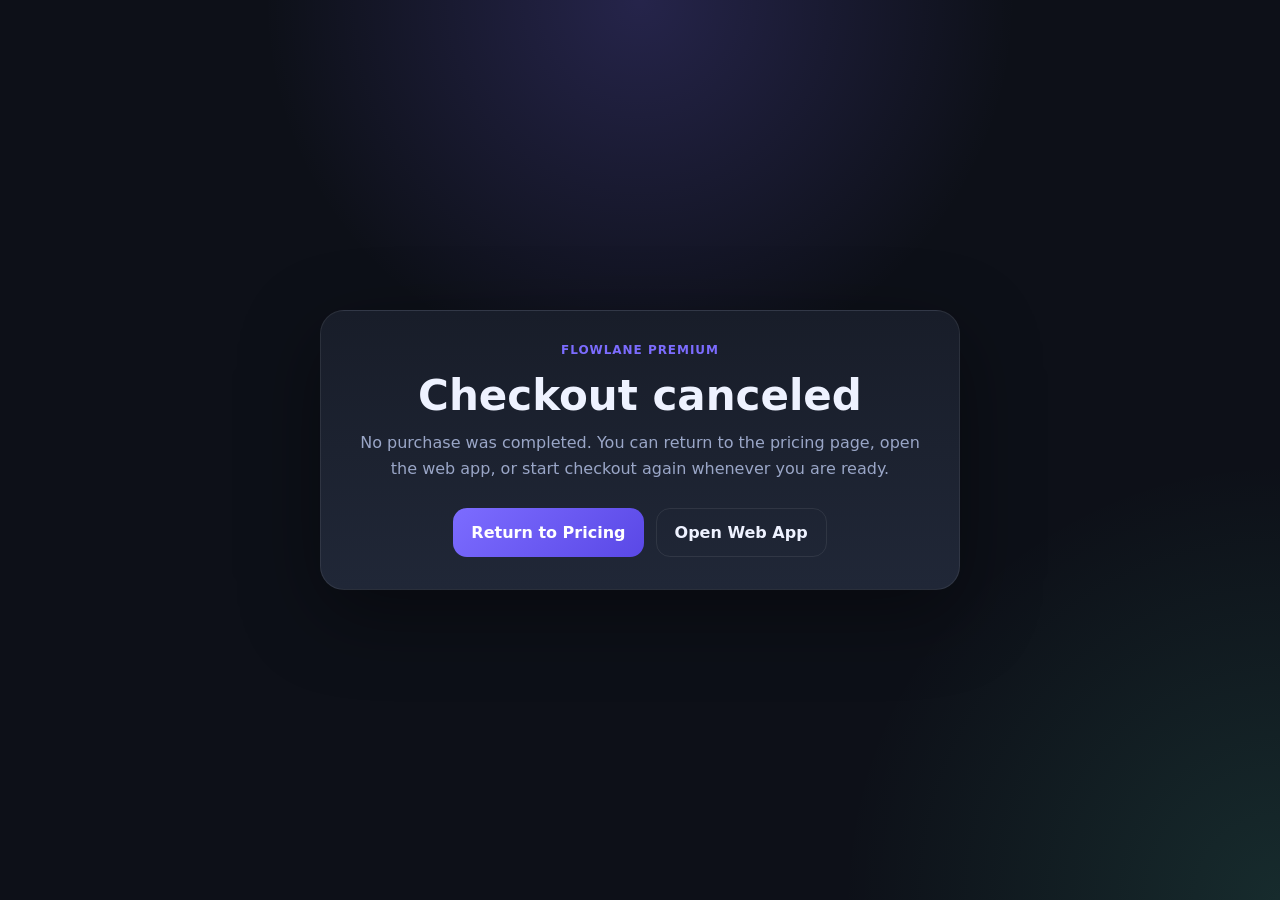
<file: public/upgrade-cancel/index.html>
<!DOCTYPE html>
<html lang="en">
<head>
  <meta charset="UTF-8" />
  <meta name="viewport" content="width=device-width, initial-scale=1.0" />
  <meta name="robots" content="noindex, nofollow" />
  <title>FlowLane Checkout Canceled</title>
  <style>
    :root {
      color-scheme: dark;
      --bg: #0d1018;
      --panel: #181d29;
      --panel-2: #202737;
      --text: #eef2ff;
      --muted: #9aa6c7;
      --accent: #7c6cff;
      --border: rgba(255, 255, 255, 0.08);
    }
    * { box-sizing: border-box; }
    body {
      margin: 0;
      min-height: 100vh;
      display: grid;
      place-items: center;
      padding: 24px;
      font-family: Inter, "Segoe UI", system-ui, sans-serif;
      background:
        radial-gradient(circle at top, rgba(124, 108, 255, 0.22), transparent 34%),
        radial-gradient(circle at bottom right, rgba(94, 240, 197, 0.12), transparent 28%),
        var(--bg);
      color: var(--text);
    }
    .card {
      width: min(640px, 100%);
      border: 1px solid var(--border);
      border-radius: 24px;
      background: linear-gradient(180deg, var(--panel), var(--panel-2));
      box-shadow: 0 24px 80px rgba(0, 0, 0, 0.4);
      padding: 32px;
      text-align: center;
    }
    .eyebrow {
      color: var(--accent);
      font-size: 12px;
      font-weight: 700;
      letter-spacing: 0.08em;
      text-transform: uppercase;
    }
    h1 { margin: 14px 0 10px; font-size: clamp(30px, 5vw, 42px); }
    p { margin: 0; color: var(--muted); line-height: 1.6; }
    .actions { display: flex; gap: 12px; justify-content: center; flex-wrap: wrap; margin-top: 26px; }
    .btn {
      display: inline-flex;
      align-items: center;
      justify-content: center;
      padding: 14px 18px;
      border-radius: 14px;
      text-decoration: none;
      font-weight: 700;
      transition: transform 0.18s ease;
    }
    .btn:hover { transform: translateY(-1px); }
    .btn-primary { background: linear-gradient(135deg, var(--accent), #5a48e6); color: #fff; }
    .btn-outline { border: 1px solid var(--border); color: var(--text); }
  </style>
</head>
<body>
  <main class="card">
    <div class="eyebrow">FlowLane Premium</div>
    <h1>Checkout canceled</h1>
    <p>No purchase was completed. You can return to the pricing page, open the web app, or start checkout again whenever you are ready.</p>
    <div class="actions">
      <a class="btn btn-primary" href="/#pricing">Return to Pricing</a>
      <a class="btn btn-outline" href="https://app.flowlanekanban.com">Open Web App</a>
    </div>
  </main>
</body>
</html>
</file>
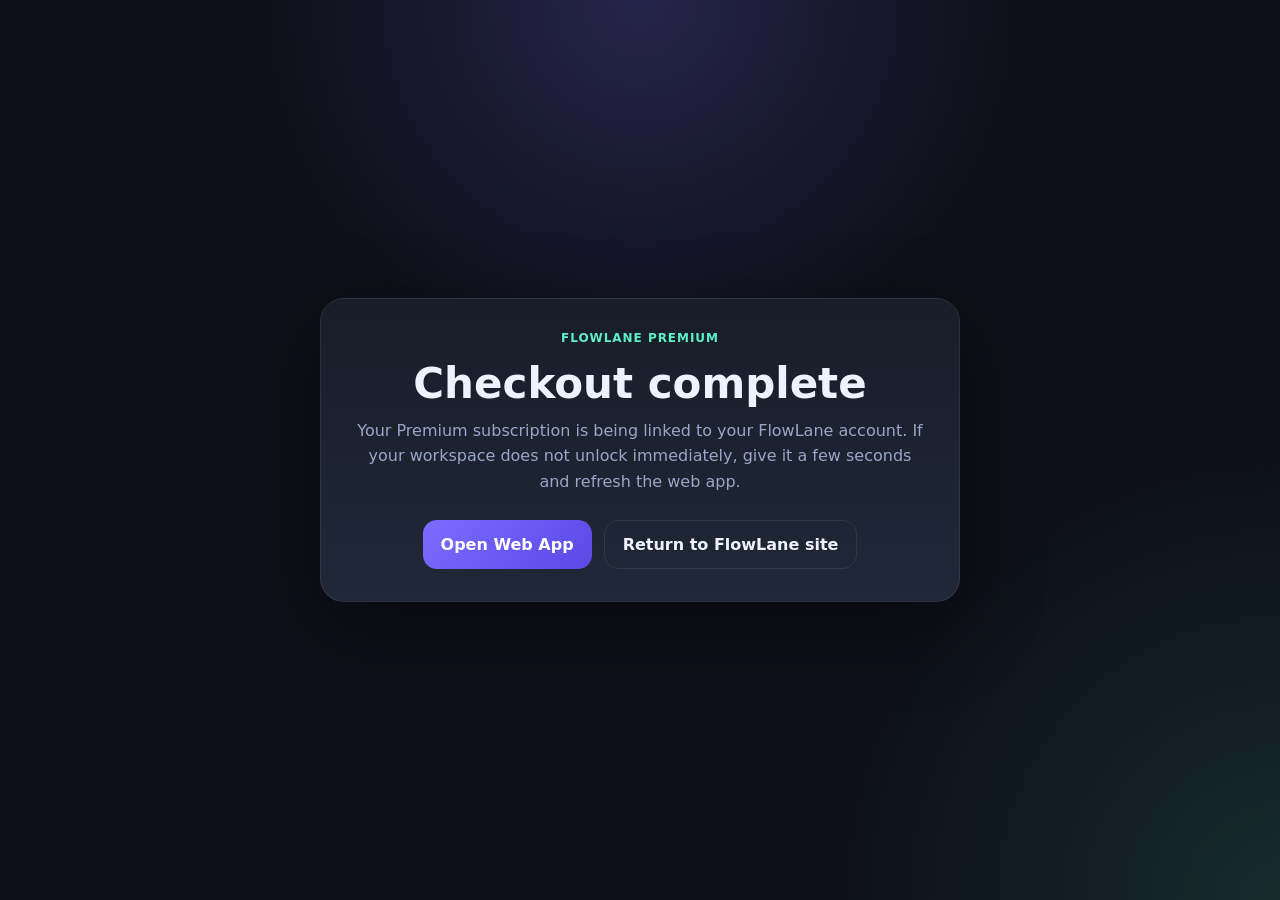
<file: public/upgrade-success/index.html>
<!DOCTYPE html>
<html lang="en">
<head>
  <meta charset="UTF-8" />
  <meta name="viewport" content="width=device-width, initial-scale=1.0" />
  <meta name="robots" content="noindex, nofollow" />
  <title>FlowLane Premium Activated</title>
  <style>
    :root {
      color-scheme: dark;
      --bg: #0d1018;
      --panel: #181d29;
      --panel-2: #202737;
      --text: #eef2ff;
      --muted: #9aa6c7;
      --accent: #7c6cff;
      --accent-2: #5ef0c5;
      --border: rgba(255, 255, 255, 0.08);
    }
    * { box-sizing: border-box; }
    body {
      margin: 0;
      min-height: 100vh;
      display: grid;
      place-items: center;
      padding: 24px;
      font-family: Inter, "Segoe UI", system-ui, sans-serif;
      background:
        radial-gradient(circle at top, rgba(124, 108, 255, 0.22), transparent 34%),
        radial-gradient(circle at bottom right, rgba(94, 240, 197, 0.12), transparent 28%),
        var(--bg);
      color: var(--text);
    }
    .card {
      width: min(640px, 100%);
      border: 1px solid var(--border);
      border-radius: 24px;
      background: linear-gradient(180deg, var(--panel), var(--panel-2));
      box-shadow: 0 24px 80px rgba(0, 0, 0, 0.4);
      padding: 32px;
      text-align: center;
    }
    .eyebrow {
      color: var(--accent-2);
      font-size: 12px;
      font-weight: 700;
      letter-spacing: 0.08em;
      text-transform: uppercase;
    }
    h1 { margin: 14px 0 10px; font-size: clamp(30px, 5vw, 42px); }
    p { margin: 0; color: var(--muted); line-height: 1.6; }
    .actions { display: flex; gap: 12px; justify-content: center; flex-wrap: wrap; margin-top: 26px; }
    .btn {
      display: inline-flex;
      align-items: center;
      justify-content: center;
      padding: 14px 18px;
      border-radius: 14px;
      text-decoration: none;
      font-weight: 700;
      transition: transform 0.18s ease;
    }
    .btn:hover { transform: translateY(-1px); }
    .btn-primary { background: linear-gradient(135deg, var(--accent), #5a48e6); color: #fff; }
    .btn-outline { border: 1px solid var(--border); color: var(--text); }
  </style>
</head>
<body>
  <main class="card">
    <div class="eyebrow">FlowLane Premium</div>
    <h1>Checkout complete</h1>
    <p>Your Premium subscription is being linked to your FlowLane account. If your workspace does not unlock immediately, give it a few seconds and refresh the web app.</p>
    <div class="actions">
      <a class="btn btn-primary" href="https://app.flowlanekanban.com">Open Web App</a>
      <a class="btn btn-outline" href="/">Return to FlowLane site</a>
    </div>
  </main>
</body>
</html>
</file>
